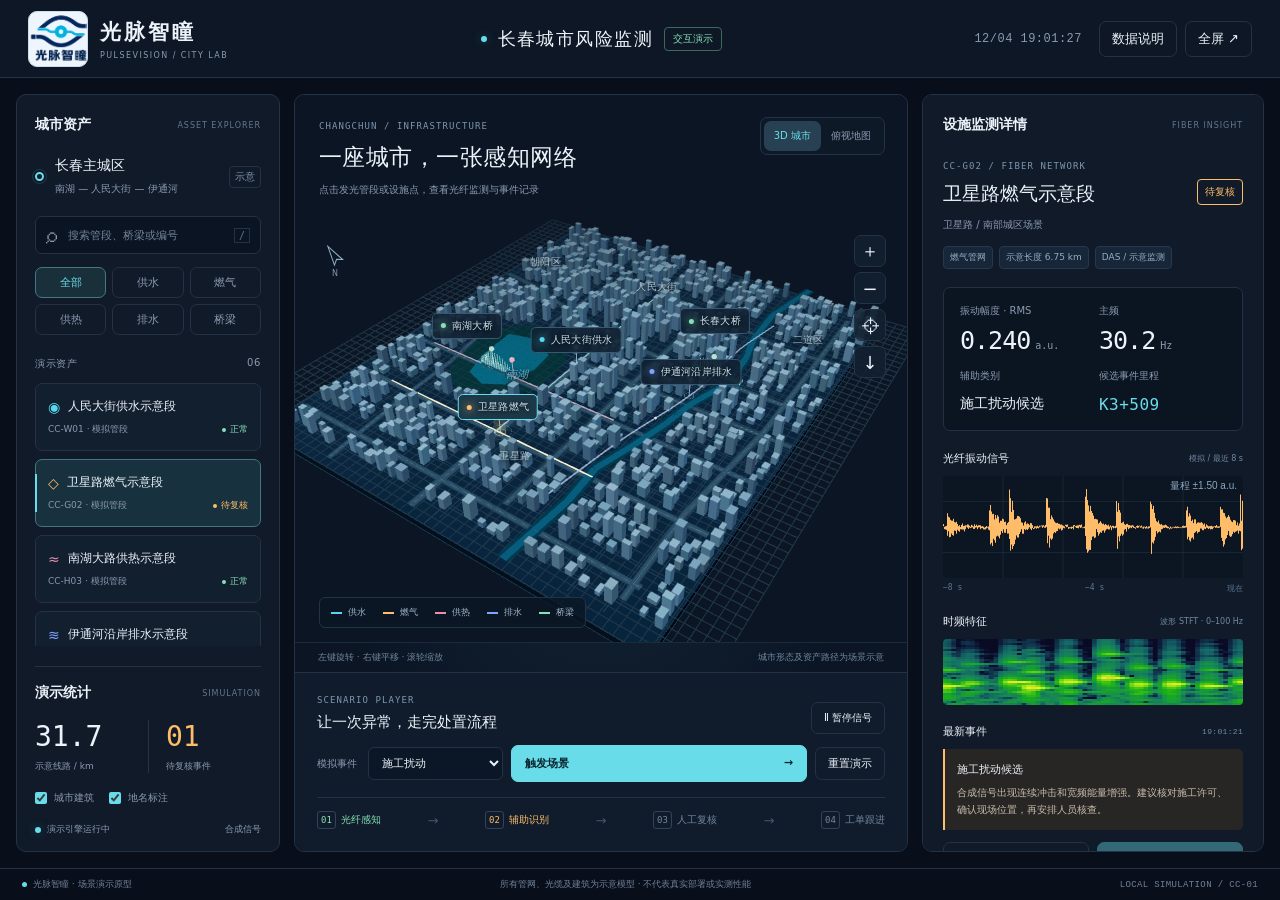
<file: city.html>
<!doctype html>
<html lang="zh-CN">
<head>
  <meta charset="utf-8">
  <meta name="viewport" content="width=device-width,initial-scale=1">
  <meta name="description" content="光脉智瞳长春场景交互演示：点击城市管网与桥梁，体验光纤感知、事件复核与工单处置。所有监测数据为模拟数据。">
  <title>长春城市监测演示 · 光脉智瞳</title>
  <link rel="stylesheet" href="assets/city/city.css">
  <script type="importmap">{"imports":{"three":"./assets/vendor/three.module.js"}}</script>
  <script type="module" src="assets/city/city.js?v=background-20261007"></script>
</head>
<body>
  <header class="topbar">
    <a class="brand" href="index.html" aria-label="返回光脉智瞳首页">
      <span class="brand-logo-frame"><img class="brand-logo" src="assets/city/pulsevision-logo.png" alt="光脉智瞳 Logo"></span>
      <span>光脉智瞳<small>PULSEVISION / CITY LAB</small></span>
    </a>
    <div class="page-title"><span class="live-dot"></span><h1>长春城市风险监测</h1><span class="pill">交互演示</span></div>
    <div class="header-right"><span id="clock" class="mono"></span><button id="sources-btn" class="quiet">数据说明</button><button id="fullscreen" class="quiet" aria-label="进入全屏">全屏 ↗</button></div>
  </header>

  <div class="workspace">
    <aside class="sidebar panel">
      <div class="section-title"><span>城市资产</span><span class="micro">ASSET EXPLORER</span></div>
      <div class="region"><span class="region-dot"></span><div><strong>长春主城区</strong><small>南湖 — 人民大街 — 伊通河</small></div><span class="region-tag">示意</span></div>
      <label class="search"><span aria-hidden="true">⌕</span><input id="search" placeholder="搜索管段、桥梁或编号" aria-label="搜索城市资产"><kbd>/</kbd></label>
      <div id="filters" class="filters" aria-label="资产类型筛选">
        <button data-filter="all" class="active" aria-pressed="true">全部</button><button data-filter="water" aria-pressed="false">供水</button><button data-filter="gas" aria-pressed="false">燃气</button><button data-filter="heat" aria-pressed="false">供热</button><button data-filter="drain" aria-pressed="false">排水</button><button data-filter="bridge" aria-pressed="false">桥梁</button>
      </div>
      <div class="list-caption"><span>演示资产</span><span id="asset-count">06</span></div>
      <div id="asset-list" class="asset-list"></div>
      <div class="no-assets" id="no-assets" hidden>没有匹配的资产。换一个名称试试。</div>
      <div class="sidebar-bottom">
        <div class="section-title"><span>演示统计</span><span class="micro">SIMULATION</span></div>
        <div class="stats"><div><strong id="total-length">—</strong><small>示意线路 / km</small></div><div><strong id="alert-count" class="amber">—</strong><small>待复核事件</small></div></div>
        <div class="layer-controls"><label><input id="buildings-layer" type="checkbox" checked> 城市建筑</label><label><input id="labels-layer" type="checkbox" checked> 地名标注</label></div>
        <div class="simulation-note"><span class="live-dot"></span> 演示引擎运行中<span>合成信号</span></div>
      </div>
    </aside>

    <main class="map-panel">
      <div class="map-header"><div><span class="eyebrow">CHANGCHUN / INFRASTRUCTURE</span><h2>一座城市，一张感知网络</h2><p>点击发光管段或设施点，查看光纤监测与事件记录</p></div><div class="mode-switch" aria-label="城市视角"><button id="mode-3d" class="active" aria-pressed="true">3D 城市</button><button id="mode-2d" aria-pressed="false">俯视地图</button></div></div>
      <div id="viewport" class="viewport" aria-label="可旋转缩放的长春城市示意模型">
        <div id="loading" class="loading"><span class="loader"></span><strong>正在构建城市场景</strong><small>加载本地三维资源…</small></div>
        <div id="map-labels" class="map-labels"></div>
        <div id="map-error" class="map-error" hidden><h3>三维场景暂时不可用</h3><p id="error-message"></p><p>仍可在左侧选择资产，演示监测、复核和工单流程。</p></div>
      </div>
      <div class="map-controls"><button id="zoom-in" aria-label="放大">＋</button><button id="zoom-out" aria-label="缩小">−</button><button id="reset-camera" aria-label="恢复全城视角">⌖</button><button id="capture" aria-label="导出城市画面">↓</button></div>
      <div class="compass" aria-hidden="true"><svg id="compass-needle" viewBox="0 0 48 48"><path d="M24 6 31 33 24 28 17 33Z"/></svg><span>N</span></div>
      <div class="legend"><span><i style="--c:#54d9ef"></i>供水</span><span><i style="--c:#ffbd69"></i>燃气</span><span><i style="--c:#ed8dab"></i>供热</span><span><i style="--c:#7fa3ff"></i>排水</span><span><i style="--c:#87e1b8"></i>桥梁</span></div>
      <div class="map-foot"><span>左键旋转 · 右键平移 · 滚轮缩放</span><span>城市形态及资产路径为场景示意</span></div>
      <section class="demo-console panel">
        <div class="console-heading"><div><span class="eyebrow">SCENARIO PLAYER</span><h3>让一次异常，走完处置流程</h3></div><button id="pause" class="quiet" aria-pressed="false">Ⅱ 暂停信号</button></div>
        <div class="scenario-controls"><label for="scenario">模拟事件</label><select id="scenario"><option value="construction">施工扰动</option><option value="traffic">车辆通行</option><option value="unknown">未知振动</option></select><button id="inject" class="primary">触发场景 <span>→</span></button><button id="reset-demo" class="quiet">重置演示</button></div>
        <div class="workflow" id="workflow"><span data-step="sense"><i>01</i>光纤感知</span><b>→</b><span data-step="identify"><i>02</i>辅助识别</span><b>→</b><span data-step="review"><i>03</i>人工复核</span><b>→</b><span data-step="workorder"><i>04</i>工单跟进</span></div>
      </section>
    </main>

    <aside class="inspector panel" aria-label="选中设施的监测详情">
      <div class="section-title"><span>设施监测详情</span><span class="micro">FIBER INSIGHT</span></div>
      <div class="detail-head"><div><span id="detail-id" class="eyebrow"></span><h2 id="detail-name"></h2><p id="detail-location"></p></div><span id="detail-status" class="status"></span></div>
      <div class="detail-meta"><span id="detail-type"></span><span id="detail-length"></span><span>DAS / 示意监测</span></div>
      <div class="reading-grid"><div title="最近 1 秒合成信号的均方根幅度，使用归一化单位，未作物理标定"><span>振动幅度 · RMS</span><strong><b id="amplitude">—</b><small>a.u.</small></strong></div><div title="最近 2 秒合成波形功率谱的主峰；弱背景信号不报告稳定主频"><span>主频</span><strong><b id="frequency">—</b><small>Hz</small></strong></div><div><span>辅助类别</span><strong class="event-type" id="event-type">—</strong></div><div><span>候选事件里程</span><strong class="chainage" id="chainage">—</strong></div></div>
      <section class="chart-section"><div class="chart-title"><h3>光纤振动信号</h3><span class="live-chart-tag">模拟 / 最近 8 s</span></div><canvas id="waveform" height="102" aria-label="合成振动波形"></canvas><div class="chart-axis"><span>−8 s</span><span>−4 s</span><span>现在</span></div></section>
      <section class="chart-section"><div class="chart-title"><h3>时频特征</h3><span>波形 STFT · 0–100 Hz</span></div><canvas id="spectrogram" height="66" aria-label="合成波形的短时傅里叶频谱"></canvas></section>
      <section class="event-section"><div class="chart-title"><h3>最新事件</h3><span id="event-time" class="mono">—</span></div><div id="event-card" class="event-card"></div></section>
      <div class="review-actions"><button id="review" class="quiet">标记已复核</button><button id="create-order" class="primary" disabled>生成模拟工单</button></div>
      <section class="event-section order-section"><div class="chart-title"><h3>处置记录</h3><button id="export" class="text-button">导出记录 ↗</button></div><div id="orders" class="orders"></div></section>
      <div class="inspector-note">合成波形 · 幅度未作物理标定 · 主频由波形计算。事件与工单为演示数据。</div>
    </aside>
  </div>
  <footer class="bottom-bar"><span><i></i>光脉智瞳 · 场景演示原型</span><span>所有管网、光缆及建筑为示意模型 · 不代表真实部署或实测性能</span><span class="mono">LOCAL SIMULATION / CC-01</span></footer>
  <div id="toast" class="toast" role="status" aria-live="polite"></div>
  <dialog id="sources-dialog"><div class="dialog-head"><h2>演示数据说明</h2><button id="close-sources" aria-label="关闭数据说明">×</button></div><p>本演示以长春主城区为叙事背景，采用南湖、人民大街、伊通河及两处桥梁等地名帮助理解场景。城市街区和建筑为程序生成的示意模型，资产中心点、管线路径和光纤长度均用于演示，不是测绘、竣工或真实运营数据。</p><p>波形与时频图由本地演示引擎合成；风险类别、里程、时间和工单由演示操作生成。车辆通行展示正常背景，施工扰动和未知振动展示人工复核流程。桥梁监测为扩展场景，不能据此推导已具备结构病害诊断能力。</p><p>地名关系参考：<a href="https://chc.wenming.cn/gbkjwm/wmcs1/wmcj_wmcs1/201703/t20170302_3130413.html" target="_blank" rel="noopener noreferrer">长春文明网 · 南湖大桥</a>、<a href="https://dfz.jl.gov.cn/jgdg/201910/t20191031_6126512.html" target="_blank" rel="noopener noreferrer">吉林省地方志 · 城南街巷与南关大桥</a>。三维渲染采用本地打包的 <a href="https://threejs.org/" target="_blank" rel="noopener noreferrer">Three.js</a>，不需要地图 API 密钥。</p><p>后续接入真实设备时，可替换资产坐标、光纤标定、事件接口及工单服务；实际性能需以对应设备和现场测试结果为准。</p></dialog>
</body>
</html>
</file>
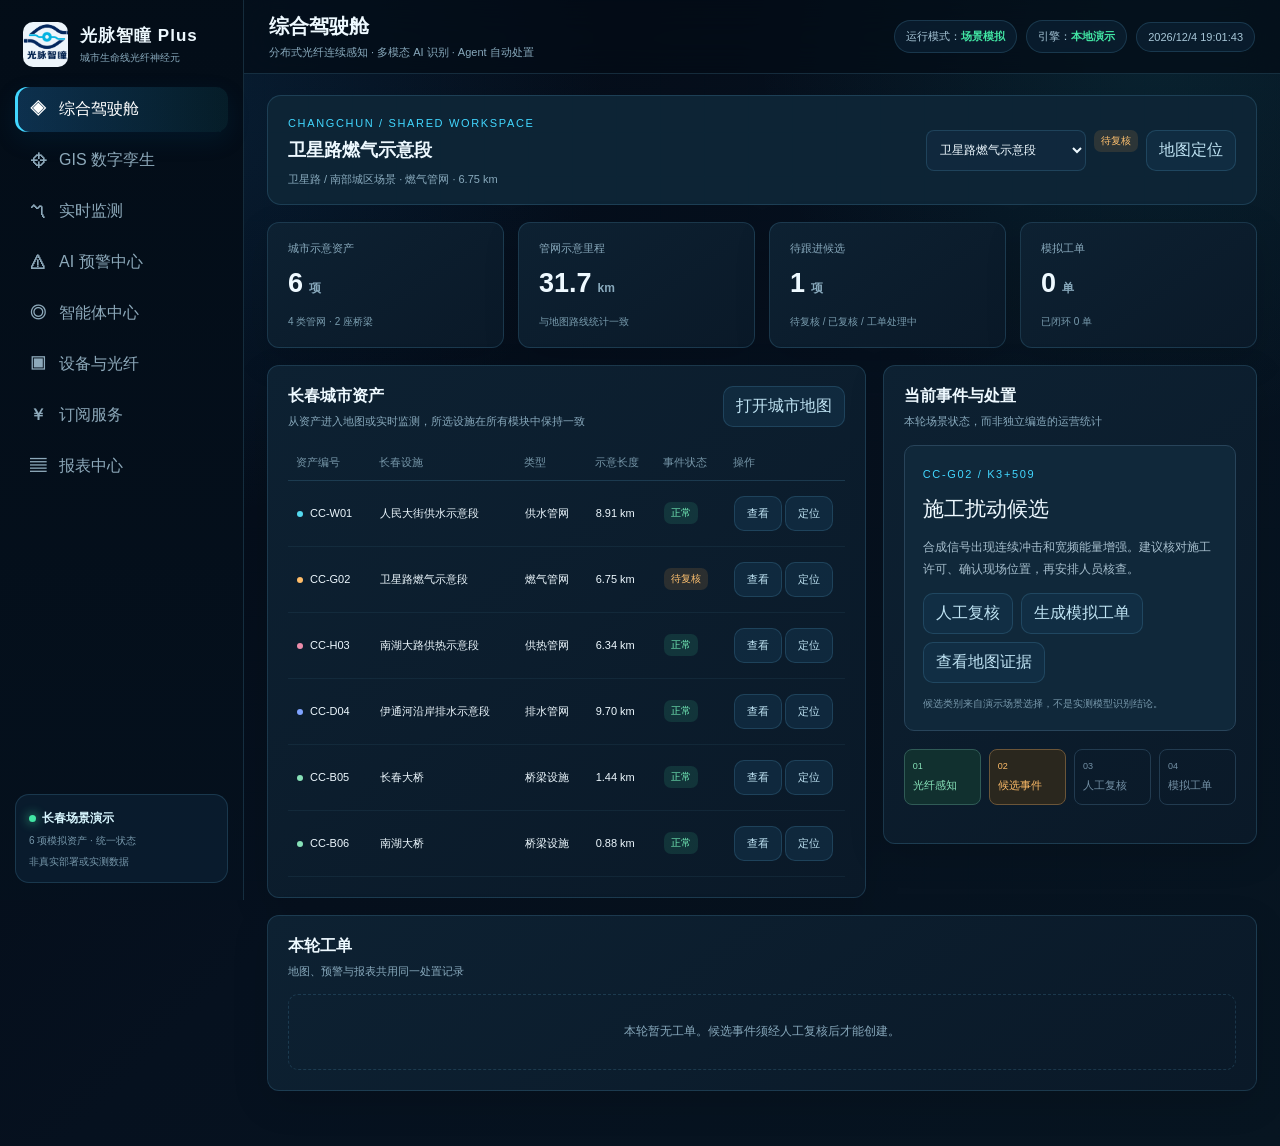
<file: saas-subscription.html>
<!DOCTYPE html>
<html lang="zh-CN">
<head>
<meta charset="UTF-8">
<meta name="viewport" content="width=device-width,initial-scale=1">
<meta name="theme-color" content="#06111f">
<title>光脉智瞳 Plus｜城市生命线智能监测平台</title>
<style>
:root{
  --bg:#050b14;--bg2:#071321;--panel:rgba(10,27,45,.88);--panel2:rgba(7,19,32,.94);
  --line:rgba(111,203,244,.16);--cyan:#42d7ff;--blue:#4c8dff;--green:#42e6a4;
  --yellow:#ffd166;--orange:#ffad45;--red:#ff6075;--text:#eef9ff;--muted:#88a9bc;
  --shadow:0 18px 58px rgba(0,0,0,.34)
}
*{box-sizing:border-box}
html,body{margin:0;min-height:100%;font-family:"Microsoft YaHei","PingFang SC",Arial,sans-serif;color:var(--text);
 background:
 radial-gradient(circle at 14% 8%,rgba(28,126,195,.16),transparent 28%),
 radial-gradient(circle at 90% 4%,rgba(35,204,210,.09),transparent 25%),
 linear-gradient(135deg,#030914,#06111f 50%,#071521)}
body{overflow-x:hidden}
body:before{content:"";position:fixed;inset:0;pointer-events:none;opacity:.28;
 background-image:linear-gradient(rgba(70,184,235,.025) 1px,transparent 1px),linear-gradient(90deg,rgba(70,184,235,.025) 1px,transparent 1px);
 background-size:44px 44px}
button,input,select,textarea{font:inherit}
button{cursor:pointer}
.app{display:grid;grid-template-columns:244px minmax(0,1fr);min-height:100vh}
.sidebar{height:100vh;position:sticky;top:0;padding:21px 15px 18px;background:linear-gradient(180deg,rgba(3,13,24,.99),rgba(5,17,30,.97));
 border-right:1px solid var(--line);z-index:30}
.brand{display:flex;align-items:center;gap:12px;padding:1px 8px 20px}
.brand-mark{width:45px;height:45px;border-radius:14px;display:grid;place-items:center;background:linear-gradient(145deg,#2ac2ec,#1b63c8);
 box-shadow:0 0 29px rgba(47,204,255,.32),inset 0 0 17px rgba(255,255,255,.12)}
.brand-mark svg{width:25px;height:25px;fill:#fff;filter:drop-shadow(0 4px 8px rgba(0,0,0,.26))}
.brand h1{font-size:17px;margin:0;letter-spacing:.06em}.brand p{font-size:10px;color:var(--muted);margin:4px 0 0}
.nav{display:flex;flex-direction:column;gap:6px}
.nav button{border:0;background:transparent;color:#8da9ba;border-radius:12px;padding:12px 13px;display:flex;align-items:center;gap:11px;text-align:left;transition:.22s}
.nav button:hover{background:rgba(55,190,238,.08);color:#e8f9ff}
.nav button.active{color:#fff;background:linear-gradient(90deg,rgba(39,143,223,.27),rgba(32,211,225,.08));
 box-shadow:inset 3px 0 0 var(--cyan),0 8px 23px rgba(0,90,145,.13)}
.nav .ico{width:20px;text-align:center;font-weight:700}
.sidebar-card{position:absolute;left:15px;right:15px;bottom:17px;border:1px solid var(--line);border-radius:14px;padding:13px;background:rgba(15,41,63,.48)}
.sidebar-card div{font-size:10px;color:#7697aa;margin-top:7px}.sidebar-card strong{font-size:12px;color:#d8f7ff}
.dot{display:inline-block;width:7px;height:7px;border-radius:50%;background:var(--green);box-shadow:0 0 11px var(--green);margin-right:6px;animation:pulse 2.5s infinite}
@keyframes pulse{50%{opacity:.35;transform:scale(.78)}}
.main{min-width:0}
.topbar{height:74px;padding:0 25px;display:flex;align-items:center;justify-content:space-between;position:sticky;top:0;z-index:20;
 border-bottom:1px solid var(--line);background:rgba(3,12,22,.7);backdrop-filter:blur(17px)}
.top-title h2{font-size:20px;margin:0}.top-title p{font-size:11px;color:var(--muted);margin:5px 0 0}
.top-actions{display:flex;align-items:center;gap:9px}
.chip{font-size:11px;color:#a8c7d8;padding:8px 11px;border:1px solid var(--line);border-radius:999px;background:rgba(15,39,60,.56)}
.chip strong{color:var(--green)}.clock{font-variant-numeric:tabular-nums}
.content{padding:21px 23px 38px;max-width:1770px;margin:auto}
.view{display:none;animation:fade .26s ease}.view.active{display:block}
@keyframes fade{from{opacity:.25;transform:translateY(4px)}to{opacity:1;transform:none}}
.panel{position:relative;overflow:hidden;border:1px solid var(--line);border-radius:18px;
 background:linear-gradient(155deg,rgba(9,27,45,.9),rgba(7,19,33,.82));box-shadow:var(--shadow)}
.panel:after{content:"";position:absolute;right:-90px;top:-100px;width:180px;height:180px;border-radius:50%;background:rgba(58,184,255,.07);pointer-events:none}
.panel-title{display:flex;align-items:flex-start;justify-content:space-between;gap:13px;margin-bottom:14px}
.panel-title h3{font-size:16px;margin:0}.panel-title p{font-size:11px;color:var(--muted);margin:5px 0 0;line-height:1.5}
.grid{display:grid;gap:17px}.cols-2{grid-template-columns:repeat(2,minmax(0,1fr))}.cols-3{grid-template-columns:repeat(3,minmax(0,1fr))}.cols-4{grid-template-columns:repeat(4,minmax(0,1fr))}
.kpis{display:grid;grid-template-columns:repeat(6,minmax(145px,1fr));gap:13px;margin-bottom:17px}
.kpi{padding:16px;min-height:113px}.kpi-name{font-size:11px;color:#89a7b8;display:flex;justify-content:space-between}
.kpi-value{font-size:26px;font-weight:850;margin:13px 0 7px;font-variant-numeric:tabular-nums}.kpi-value small{font-size:12px;color:#8fb1c2;font-weight:500;margin-left:4px}
.kpi-foot{font-size:10px;color:#68899c}.up{color:var(--green)}
.hero{display:grid;grid-template-columns:minmax(0,1.5fr) minmax(310px,.7fr);gap:17px;margin-bottom:17px}
.hero-left{padding:23px;min-height:235px}.eyebrow{font-size:11px;color:var(--cyan);letter-spacing:.15em}
.hero-left h3{font-size:30px;line-height:1.3;margin:10px 0 12px}.hero-left p{max-width:760px;line-height:1.75;color:#9ab6c6;font-size:13px}
.hero-tags{display:flex;gap:8px;flex-wrap:wrap;margin-top:18px}.hero-tags span{font-size:11px;padding:7px 9px;border-radius:8px;border:1px solid rgba(67,205,255,.15);background:rgba(50,185,242,.07);color:#bdeeff}
.agent-card{padding:19px;display:flex;flex-direction:column;justify-content:space-between}
.agent-head{display:flex;justify-content:space-between;align-items:flex-start}.agent-head h4{margin:0 0 6px}.agent-head p{font-size:11px;color:var(--muted);margin:0}
.agent-orb{width:70px;height:70px;border-radius:50%;display:grid;place-items:center;background:radial-gradient(circle,#d9fdff 0 7%,#42dcf5 8% 21%,#156fa5 22% 45%,rgba(22,115,170,.18) 46% 69%,transparent 70%);
 box-shadow:0 0 36px rgba(48,215,255,.34);position:relative;animation:float 3.5s ease-in-out infinite}
.agent-orb:before,.agent-orb:after{content:"";position:absolute;border:1px solid rgba(93,221,255,.37);border-radius:50%;inset:-8px;animation:spin 8s linear infinite}.agent-orb:after{inset:-15px;border-style:dashed;animation-duration:12s;animation-direction:reverse}
@keyframes spin{to{transform:rotate(360deg)}}@keyframes float{50%{transform:translateY(-5px)}}
.agent-progress{padding:13px;border-radius:12px;background:rgba(20,54,81,.52);border:1px solid var(--line)}
.progress{height:6px;border-radius:8px;background:rgba(255,255,255,.06);overflow:hidden}.progress i,.progress span{display:block;height:100%;border-radius:8px;background:linear-gradient(90deg,var(--blue),var(--cyan))}
.main-grid{display:grid;grid-template-columns:minmax(0,1.4fr) minmax(330px,.7fr);gap:17px}
.map-panel{padding:19px;height:421px}.map{height:334px;position:relative;border-radius:14px;overflow:hidden;background:radial-gradient(circle at 60% 48%,rgba(42,178,214,.12),transparent 30%),linear-gradient(145deg,rgba(11,44,66,.8),rgba(5,21,38,.97));border:1px solid rgba(83,191,232,.12)}
.map svg{position:absolute;inset:0;width:100%;height:100%}.scan{position:absolute;left:0;right:0;height:1px;background:linear-gradient(90deg,transparent,var(--cyan),transparent);box-shadow:0 0 12px var(--cyan);animation:scan 7.7s linear infinite}
.map-legend{position:absolute;left:12px;top:12px;z-index:3;display:flex;gap:13px;align-items:center;padding:7px 10px;border:1px solid rgba(92,184,219,.18);border-radius:8px;background:rgba(3,18,30,.88);font-size:10px;color:#bcd7e5}.map-legend span{display:flex;align-items:center;gap:5px;white-space:nowrap}.map-legend i{display:block;width:15px;height:2px}.map-legend .gas{background:#42d7ff}.map-legend .water{background:#4c8dff}.map-legend .bridge{background:#42e6a4}.map-legend .tunnel{height:0;border-top:2px dashed #ffad45}
@keyframes scan{from{top:3%}to{top:97%}}
.node{position:absolute;width:12px;height:12px;border-radius:50%;background:var(--green);box-shadow:0 0 0 5px rgba(66,230,164,.1),0 0 18px currentColor}
.node.warn{background:var(--orange)}.node.danger{background:var(--red)}
.node:after{content:attr(data-label);position:absolute;white-space:nowrap;left:17px;top:-5px;padding:4px 6px;border-radius:6px;font-size:10px;color:#bed8e7;background:rgba(3,17,29,.76)}
@keyframes nodePulse{50%{transform:scale(.72);opacity:.66}}
.side-stack{display:grid;grid-template-rows:1fr 1fr;gap:17px}.wave-panel,.alerts-panel{padding:17px;min-height:202px}canvas{width:100%;display:block}
.badge{display:inline-flex;align-items:center;padding:4px 7px;border-radius:7px;font-size:10px}.badge.green{background:rgba(66,230,164,.12);color:#75efba}.badge.red{background:rgba(255,96,117,.13);color:#ff8f9e}.badge.orange{background:rgba(255,173,69,.13);color:#ffc16f}.badge.blue{background:rgba(76,141,255,.13);color:#88b5ff}
.alert-list{display:flex;flex-direction:column;gap:9px}.alert{display:grid;grid-template-columns:8px 1fr auto;gap:9px;align-items:center;padding:10px;border-radius:10px;border:1px solid rgba(96,195,233,.09);background:rgba(13,37,57,.58)}
.alert-dot{width:7px;height:7px;border-radius:50%;background:var(--orange);box-shadow:0 0 9px currentColor}.alert.red .alert-dot{background:var(--red)}.alert.blue .alert-dot{background:var(--blue)}
.alert strong{font-size:11px}.alert p{font-size:9px;color:#7898aa;margin:3px 0 0}.score{font-size:11px;font-variant-numeric:tabular-nums}
.table-panel{padding:18px}.data-table{width:100%;border-collapse:collapse;font-size:11px}.data-table th{text-align:left;color:#7696a8;font-weight:500;padding:10px 8px;border-bottom:1px solid var(--line)}
.data-table td{padding:11px 8px;border-bottom:1px solid rgba(111,195,227,.07)}.data-table tr:hover td{background:rgba(50,176,224,.035)}
.mini-metrics{display:grid;grid-template-columns:repeat(4,1fr);gap:13px;margin-bottom:17px}.mini{padding:16px}.mini span{font-size:11px;color:var(--muted)}.mini strong{display:block;font-size:22px;margin:10px 0 5px;font-variant-numeric:tabular-nums}.mini p{font-size:10px;color:#6d8da0;margin:0}
.monitor-grid{display:grid;grid-template-columns:minmax(0,1.4fr) minmax(340px,.65fr);gap:17px}.chart-big{padding:18px;min-height:400px}.chart-big canvas{height:310px}.signal-controls{display:flex;gap:8px;flex-wrap:wrap}.small-btn,.primary-btn,.ghost-btn{border-radius:10px;padding:9px 12px;border:1px solid var(--line);color:#bfe3f3;background:rgba(20,52,77,.57);cursor:pointer;text-decoration:none}
.primary-btn{border:0;color:#04131e;font-weight:800;background:linear-gradient(135deg,var(--cyan),#4f9dff);box-shadow:0 10px 24px rgba(45,181,236,.19)}
.small-btn:hover,.ghost-btn:hover{border-color:rgba(70,210,255,.42);color:#fff}
.feature-grid{display:grid;grid-template-columns:repeat(3,1fr);gap:14px}.feature-card{padding:16px}.feature-card h4{margin:0 0 8px;font-size:14px}.feature-card p{margin:0;color:#83a4b6;font-size:11px;line-height:1.65}
.agent-layout{display:grid;grid-template-columns:minmax(0,1.2fr) minmax(350px,.8fr);gap:17px}.agent-workbench{padding:19px}.sample-row{display:grid;grid-template-columns:repeat(5,1fr);gap:8px;margin:14px 0}
.sample-btn{padding:11px 7px;border-radius:10px;border:1px solid var(--line);background:rgba(16,43,65,.55);color:#87a8ba;font-size:11px}.sample-btn.active{color:#fff;border-color:rgba(66,215,255,.47);background:rgba(41,144,205,.2)}
.flow{display:grid;grid-template-columns:repeat(5,1fr);gap:8px;margin:12px 0}.flow-step{padding:11px 7px;text-align:center;border:1px solid var(--line);border-radius:10px;background:rgba(17,47,71,.52);font-size:10px;color:#84a6b8}
.flow-step.active{color:#fff;border-color:rgba(66,215,255,.53);box-shadow:0 0 20px rgba(52,199,249,.1)}
.agent-bottom{display:grid;grid-template-columns:1fr .9fr;gap:14px;margin-top:14px}.probs{display:flex;flex-direction:column;gap:9px}.prob-row{display:grid;grid-template-columns:73px 1fr 42px;gap:7px;align-items:center;font-size:10px}.bar{height:7px;border-radius:8px;background:rgba(255,255,255,.06);overflow:hidden}.bar i{display:block;height:100%;width:0;background:linear-gradient(90deg,var(--blue),var(--cyan));border-radius:8px;transition:width 1s}
.result-card{padding:14px;border-radius:12px;border:1px solid rgba(255,112,105,.18);background:linear-gradient(145deg,rgba(78,35,33,.38),rgba(28,39,55,.58))}.result-card h4{font-size:19px;margin:7px 0 5px}.result-card p{font-size:10px;color:#8cabbc;line-height:1.65;margin:0}
.log-list{padding:18px}.log-item{display:grid;grid-template-columns:65px 12px 1fr;gap:8px;font-size:10px;padding:9px 0;border-bottom:1px solid rgba(107,193,225,.07)}.log-item .time{color:#7899aa}.log-item .circle{width:7px;height:7px;border-radius:50%;background:var(--green);box-shadow:0 0 8px var(--green);margin-top:3px}
.device-grid{display:grid;grid-template-columns:repeat(3,1fr);gap:15px}.device-card{padding:17px}.device-head{display:flex;justify-content:space-between}.device-head h4{font-size:14px;margin:0}.device-head p{font-size:10px;color:var(--muted);margin:5px 0 0}.device-values{display:grid;grid-template-columns:repeat(3,1fr);gap:8px;margin-top:15px}.device-values div{padding:9px;border-radius:9px;background:rgba(255,255,255,.035)}.device-values span{display:block;font-size:9px;color:#7898aa}.device-values strong{font-size:13px;margin-top:5px;display:block}
.report-grid{display:grid;grid-template-columns:repeat(3,1fr);gap:15px}.report-card{padding:18px;min-height:183px}.report-card h4{font-size:14px;margin:0 0 9px}.report-card p{font-size:11px;color:#84a4b5;line-height:1.65}.report-card .num{font-size:26px;font-weight:850;color:#eafaff;margin:16px 0 5px;font-variant-numeric:tabular-nums}

/* 订阅服务：按此前 PulseVision 同款内容接入 */
.pricing-shell{padding:22px}
.pricing-title{text-align:center;margin:4px 0 35px}.pricing-title h3{margin:0;font-size:clamp(30px,3vw,46px);font-weight:900;letter-spacing:-.05em}.pricing-title p{max-width:770px;margin:12px auto 0;color:var(--muted);font-size:14px}
.pricing-grid{display:grid;grid-template-columns:repeat(3,minmax(0,1fr));gap:27px;align-items:stretch}
.pulse-pricing-card{position:relative;min-height:342px;padding:36px 30px;border-radius:18px;display:flex;flex-direction:column;text-align:center;transition:.22s;cursor:pointer}
.pulse-pricing-card:not(.featured){background:linear-gradient(155deg,#0d2437,#081a2b);color:var(--text);border:1px solid var(--line);box-shadow:var(--shadow)}
.pulse-pricing-card:not(.featured):hover{transform:translateY(-4px);border-color:rgba(66,215,255,.44);box-shadow:0 18px 40px rgba(0,0,0,.35)}
.pulse-pricing-card.featured{background:radial-gradient(circle at 50% 0,rgba(66,215,255,.11),transparent 65%),linear-gradient(155deg,#10354c,#0a2135);color:var(--text);border:1px solid rgba(66,215,255,.56);box-shadow:0 18px 46px rgba(0,0,0,.32),inset 0 1px 0 rgba(113,225,255,.12);transform:none}
.pulse-pricing-card.featured:hover{transform:translateY(-4px);border-color:var(--cyan);box-shadow:0 18px 46px rgba(0,0,0,.35),0 0 24px rgba(66,215,255,.09)}
.pulse-pricing-badge{position:absolute;top:-15px;right:24px;padding:8px 14px;border-radius:8px;background:#103346;border:1px solid rgba(66,215,255,.48);color:#86e7ff;font-weight:700;font-size:12px;box-shadow:0 5px 16px rgba(0,0,0,.2)}
.pulse-pricing-card h3{margin:0 0 12px;font-size:clamp(23px,2vw,30px);font-weight:900;letter-spacing:-.04em}.pulse-pricing-card p{margin:0 0 31px;font-size:16px;font-weight:650}
.pulse-pricing-card:not(.featured) p{color:var(--muted)}.pulse-pricing-card.featured p{color:#9acbdc}
.pulse-pricing-list{list-style:none;padding:0;margin:auto 0 0;display:grid;gap:19px;width:100%}.pulse-pricing-list li{display:flex;align-items:center;justify-content:space-between;gap:13px;padding-bottom:14px;font-size:16px;font-weight:650}
.pulse-pricing-card:not(.featured) li{color:#a7c2d2;border-bottom:1px solid var(--line)}.pulse-pricing-card:not(.featured) strong{color:#def4ff;font-size:19px}.pulse-pricing-card.featured li{color:#bce0ee;border-bottom:1px solid rgba(66,215,255,.2)}.pulse-pricing-card.featured strong{color:#73e1ff;font-size:19px}
.pulse-lead-panel{margin-top:24px;padding:23px;border-radius:16px;background:linear-gradient(135deg,rgba(16,47,68,.82),rgba(8,29,45,.92));border:1px solid var(--line);display:flex;align-items:center;justify-content:space-between;gap:17px}
.pulse-lead-panel h4{font-size:19px;margin:0 0 6px}.pulse-lead-panel p{font-size:12px;color:var(--muted);line-height:1.65;margin:0}
.modal-mask{display:none;position:fixed;inset:0;z-index:100;background:rgba(2,8,15,.78);backdrop-filter:blur(10px);place-items:center;padding:20px}.modal-mask.show{display:grid}
.modal{width:min(790px,96vw);max-height:90vh;overflow:auto;padding:22px;border-radius:23px;background:linear-gradient(180deg,#10243b,#091a2d);border:1px solid rgba(67,211,255,.26);box-shadow:0 30px 90px rgba(0,0,0,.5)}
.modal-head{display:flex;align-items:flex-start;justify-content:space-between;gap:12px;margin-bottom:16px}.modal-head h3{margin:0;font-size:21px}.modal-head p{font-size:11px;color:var(--muted);margin:6px 0 0}
.form-grid{display:grid;grid-template-columns:repeat(2,1fr);gap:12px}.form-item{padding:12px;border:1px solid var(--line);border-radius:13px;background:rgba(255,255,255,.035)}.form-item label{display:block;font-size:10px;color:var(--muted);margin-bottom:7px}.form-item input,.form-item select,.form-item textarea{width:100%;border:1px solid var(--line);background:rgba(0,0,0,.17);color:var(--text);border-radius:9px;padding:9px}.form-item option{color:#111}
.quote-box{padding:14px;border-radius:13px;border:1px solid rgba(124,245,184,.25);background:rgba(124,245,184,.08);color:#d8ffe9;font-size:12px;line-height:1.65;margin-top:13px}
.modal-actions{display:flex;gap:9px;flex-wrap:wrap;margin-top:13px}
.toast{position:fixed;right:23px;bottom:23px;z-index:150;padding:12px 15px;border-radius:11px;border:1px solid rgba(73,211,255,.25);background:#0e263b;color:#dff8ff;box-shadow:var(--shadow);opacity:0;transform:translateY(8px);transition:.25s;font-size:11px}.toast.show{opacity:1;transform:none}
.empty-space{height:8px}
/* 长春场景只嵌入本页 GIS，保留原有平台导航与其他业务模块。 */
.brand-mark{position:relative;overflow:hidden;background:#edf5fb;box-shadow:none;border-radius:10px}
.brand-mark img{position:absolute;width:54px;height:54px;max-width:none;left:-3px;top:-8px}
.city-launch{padding:20px;min-height:421px}.city-launch .panel-title{margin-bottom:19px}
.city-asset-grid{display:grid;grid-template-columns:repeat(2,minmax(0,1fr));gap:10px}
.city-asset-button{border:1px solid var(--line);border-radius:12px;padding:15px;text-align:left;color:var(--text);background:rgba(19,48,69,.52);transition:background .2s,border-color .2s}
.city-asset-button:hover{background:rgba(33,85,115,.65);border-color:var(--cyan)}
.city-asset-button strong{display:block;font-size:13px;margin-bottom:6px}.city-asset-button span{font-size:10px;color:var(--muted)}
.city-launch-note{font-size:11px;line-height:1.7;color:var(--muted);margin:17px 0 0}
.city-guide{padding:18px}.city-guide ol{margin:0;padding-left:21px;color:#a8c8d9;font-size:12px;line-height:2}.city-guide small{display:block;color:var(--muted);font-size:10px;line-height:1.6;margin-top:12px}
.city-integration{padding:16px}.city-integration .panel-title{align-items:center;flex-wrap:wrap}
.city-integration select{max-width:220px;background:#10283d;color:var(--text);border:1px solid var(--line);border-radius:10px;padding:9px 12px;font-size:12px}
.city-integration .panel-title p{max-width:550px}.city-integration:after{display:none}
.city-frame{display:block;width:100%;height:850px;border:1px solid var(--line);border-radius:12px;background:#0b1522}
.city-gis-note{display:flex;justify-content:space-between;gap:12px;flex-wrap:wrap;margin-top:11px;color:var(--muted);font-size:10px;line-height:1.6}
@media(max-width:1150px){.city-frame{height:1460px}}
@media(max-width:620px){.city-asset-grid{grid-template-columns:1fr}.city-launch{min-height:0}.city-integration{padding:10px}.city-integration .signal-controls{width:100%}.city-integration select{max-width:100%;flex:1}.city-frame{height:1490px}}
@media(max-width:1280px){.kpis{grid-template-columns:repeat(3,1fr)}.hero,.main-grid,.monitor-grid,.agent-layout{grid-template-columns:1fr}.device-grid,.report-grid{grid-template-columns:repeat(2,1fr)}}
@media(max-width:1050px){.pricing-grid{grid-template-columns:1fr}.pulse-pricing-card.featured{transform:none}.pulse-pricing-card.featured:hover{transform:translateY(-8px)}.pulse-lead-panel{align-items:flex-start;flex-direction:column}}
@media(max-width:900px){.app{grid-template-columns:82px 1fr}.sidebar{padding:17px 9px}.brand h1,.brand p,.nav .txt,.sidebar-card{display:none}.brand{justify-content:center;padding-left:0;padding-right:0}.nav button{justify-content:center}.content{padding:15px}.cols-2,.cols-3,.cols-4{grid-template-columns:1fr}.mini-metrics{grid-template-columns:repeat(2,1fr)}}
@media(max-width:620px){.app{display:block}.sidebar{display:none}.topbar{padding:0 13px}.top-actions .chip:first-child{display:none}.content{padding:11px}.kpis{grid-template-columns:repeat(2,1fr)}.device-grid,.report-grid,.feature-grid{grid-template-columns:1fr}.sample-row,.flow{grid-template-columns:repeat(2,1fr)}.agent-bottom,.form-grid{grid-template-columns:1fr}.hero-left h3{font-size:24px}}
.pv-context{display:flex;align-items:center;justify-content:space-between;gap:20px;padding:17px 20px;margin-bottom:17px;background:#0d2435;border:1px solid var(--line);border-radius:14px}
.pv-context strong{display:block;font-size:18px;margin:7px 0}.pv-context small{font-size:11px;color:var(--muted)}
.pv-context select,.pv-mobile-nav{max-width:250px;border:1px solid var(--line);border-radius:8px;padding:9px;background:#10283d;color:var(--text);font-size:12px}
.pv-context[hidden]{display:none}.pv-mobile-nav{display:none}
.unified-view .panel{background:linear-gradient(145deg,#0d2132,#0a1928);border-radius:12px;box-shadow:0 12px 36px #0002}.unified-view .panel:after{display:none}
.pv-stats{display:grid;grid-template-columns:repeat(4,minmax(0,1fr));gap:14px;margin-bottom:17px}
.pv-stat{padding:18px 20px}.pv-stat>span{display:block;font-size:11px;color:var(--muted)}.pv-stat>strong{display:block;font-size:27px;font-weight:600;margin:12px 0;color:var(--text);font-variant-numeric:tabular-nums}.pv-stat b{font-weight:600}.pv-stat em{font-size:12px;color:#88a9bc;font-style:normal;margin-left:6px}.pv-stat small{font-size:10px;color:#799cae}
.pv-panel{padding:20px;margin-bottom:17px;min-width:0}.pv-panel .panel-title h3{font-weight:600}.pv-panel .panel-title p{line-height:1.7}
.pv-layout{display:grid;grid-template-columns:minmax(0,1.6fr) minmax(310px,1fr);gap:17px;align-items:start}
.pv-table-scroll{overflow:auto}.pv-table-scroll .data-table{min-width:570px}.pv-table-scroll .data-table td{padding:15px 9px;vertical-align:middle}.pv-cell-note{display:block;color:var(--muted);font-size:10px;margin-top:6px}
.pv-color{display:inline-block;width:6px;height:6px;border-radius:50%;margin-right:7px}.pv-empty{font-size:12px;color:var(--muted);line-height:1.8;padding:26px 12px;text-align:center;border:1px dashed var(--line);border-radius:10px}
.pv-evidence{padding:18px;border-radius:10px;background:#10283a;border:1px solid #28445a;margin-bottom:15px}.pv-evidence h4{font-size:21px;font-weight:500;margin:13px 0}.pv-evidence p{font-size:12px;color:#a7bfce;line-height:1.9}.pv-evidence small{display:block;color:#7899ac;font-size:10px;line-height:1.7;margin-top:12px}
.pv-flow{display:grid;grid-template-columns:repeat(4,minmax(0,1fr));gap:8px;margin:18px 0}.pv-flow>div{font-size:11px;color:#7390a5;padding:11px 8px;border:1px solid #223b50;border-radius:8px;white-space:nowrap}.pv-flow i{display:block;font-style:normal;font-size:9px;margin-bottom:7px}.pv-flow .done{color:#87e1b8;border-color:#305b56;background:#11302f}.pv-flow .active{color:#ffbd69;border-color:#6b5538;background:#2a271e}
.pv-wave{height:220px;width:100%;background:#0b1522;border-radius:7px}.pv-spectrum{height:120px;width:100%;border-radius:7px}.pv-axis{display:flex;justify-content:space-between;font-size:10px;color:#6e8ca3;margin-top:7px}.pv-chart-caption{font-size:10px;color:#90acbd;margin:22px 0 10px}.pv-note{font-size:11px;color:#819fb2;line-height:1.9;margin:14px 0}
.pv-facility{padding:10px 0 22px}.pv-facility>i{display:block;width:32px;height:3px;margin-bottom:17px}.pv-facility h4{font-size:20px;font-weight:500;margin:0 0 12px}.pv-facility p{font-size:12px;color:var(--muted)}.pv-facility>div{font-size:11px;color:#a5c3d3}
.pv-scenes{display:flex;flex-wrap:wrap;gap:8px;margin-bottom:20px}.pv-agent-actions{display:flex;gap:10px;justify-content:flex-end;margin-top:20px}
.pv-logs>div{display:grid;grid-template-columns:62px 8px 1fr;gap:12px;padding:16px 0;border-bottom:1px solid var(--line);font-size:11px;line-height:1.8;color:#aac6d5}.pv-logs time{color:#7899ab;font-variant-numeric:tabular-nums}.pv-logs i{width:5px;height:5px;border-radius:50%;background:var(--cyan);margin-top:7px}
.pv-device-grid,.pv-report-grid{display:grid;grid-template-columns:repeat(3,minmax(0,1fr));gap:17px;align-items:start}
.pv-node-summary{padding:18px 0 23px;border-bottom:1px solid var(--line)}.pv-node-summary strong{display:block;font-size:25px;margin:17px 0 6px;font-weight:500}.pv-node-summary em{font-size:12px;font-style:normal;color:var(--muted)}.pv-node-summary small{font-size:11px;color:var(--muted)}
.pv-node-links>div{padding:20px 0;border-bottom:1px solid var(--line)}.pv-node-links strong{font-size:12px;display:inline}.pv-node-links .badge{display:block;width:max-content;margin:10px 0}.pv-node-links>div>span:not(.badge){display:block;font-size:10px;color:var(--muted);margin-bottom:14px}.pv-node-links .small-btn{font-size:10px;padding:7px 10px}
@media(max-width:1250px){.pv-layout{grid-template-columns:1fr}.pv-device-grid{grid-template-columns:repeat(2,minmax(0,1fr))}.pv-context{flex-wrap:wrap}}
@media(max-width:750px){.pv-stats{grid-template-columns:repeat(2,minmax(0,1fr))}.pv-device-grid,.pv-report-grid{grid-template-columns:1fr}.pv-context{padding:15px}.pv-context .signal-controls{width:100%}.pv-context select{flex:1;min-width:0}.pv-panel{padding:16px}.pv-flow{gap:5px}.pv-flow>div{font-size:10px;padding:8px 5px}.pv-wave{height:185px}}
@media(max-width:620px){.pv-mobile-nav{display:block;max-width:135px;font-size:10px}.top-actions .chip:not(.clock){display:none}.topbar{height:auto;min-height:74px;gap:10px;padding:12px}.top-title{min-width:0}.top-title h2{font-size:17px}.top-title p{font-size:9px;max-width:185px;line-height:1.6}.top-actions{flex-direction:column;align-items:flex-end}.clock{font-size:8px;padding:4px;border:0}.pv-stat{padding:15px}.pv-stat>strong{font-size:22px}.pv-context strong{font-size:16px}}
</style>
</head>
<body>
<div class="app">
  <aside class="sidebar">
    <div class="brand">
      <div class="brand-mark"><img src="assets/city/pulsevision-logo.png" alt="光脉智瞳 Logo"></div>
  <div><h1>光脉智瞳 Plus</h1><p>城市生命线光纤神经元</p></div>
    </div>
    <nav class="nav" id="nav">
      <button class="active" data-view="overview"><span class="ico">◈</span><span class="txt">综合驾驶舱</span></button>
      <button data-view="gis"><span class="ico">⌖</span><span class="txt">GIS 数字孪生</span></button>
      <button data-view="monitor"><span class="ico">〽</span><span class="txt">实时监测</span></button>
      <button data-view="alerts"><span class="ico">⚠</span><span class="txt">AI 预警中心</span></button>
      <button data-view="agent"><span class="ico">◎</span><span class="txt">智能体中心</span></button>
      <button data-view="devices"><span class="ico">▣</span><span class="txt">设备与光纤</span></button>
      <button data-view="plans"><span class="ico">￥</span><span class="txt">订阅服务</span></button>
      <button data-view="reports"><span class="ico">▤</span><span class="txt">报表中心</span></button>
    </nav>
    <div class="sidebar-card"><strong><span class="dot"></span>长春场景演示</strong><div>6 项模拟资产 · 统一状态</div><div>非真实部署或实测数据</div></div>
  </aside>

  <main class="main">
    <header class="topbar">
      <div class="top-title"><h2 id="pageTitle">综合驾驶舱</h2><p id="pageSub">分布式光纤连续感知 · 多模态 AI 识别 · Agent 自动处置</p></div>
      <div class="top-actions"><div class="chip">运行模式：<strong>场景模拟</strong></div><div class="chip">引擎：<strong>本地演示</strong></div><div class="chip clock" id="clock">--</div></div>
    </header>
    <section class="content">

      <!-- 1 综合驾驶舱 -->
<div class="view active unified-view" id="view-overview"></div>

<!-- 2 GIS -->
      <div class="view" id="view-gis">
        <section class="panel city-integration">
          <div class="panel-title"><div><h3>长春城市管网与桥梁监测</h3><p>旋转、缩放或点选城市设施；右侧查看振动、候选事件与人工复核记录。</p></div><div class="signal-controls"><select id="cityAssetSelect" aria-label="选择长春监测资产"><option value="CC-G02">卫星路燃气管网</option><option value="CC-W01">人民大街供水管网</option><option value="CC-H03">南湖大路供热管网</option><option value="CC-D04">伊通河沿岸排水管网</option><option value="CC-B05">长春大桥</option><option value="CC-B06">南湖大桥</option></select><button class="small-btn" onclick="cityDataInfo()">数据说明</button><button class="small-btn" onclick="switchView('overview')">返回驾驶舱</button></div></div>
          <iframe id="cityFrame" class="city-frame" title="长春城市交互监测场景" data-src="city.html?v=background-20261007" allow="fullscreen"></iframe>
          <div class="city-gis-note"><span>长春场景示意 · 6 项管网与桥梁资产 · 合成振动信号</span><span>幅度为归一化 RMS；主频与时频图由波形计算，未作实测标定。</span></div>
        </section>
      </div>

      <div class="view unified-view" id="view-monitor"></div>
<div class="view unified-view" id="view-alerts"></div>
<div class="view unified-view" id="view-agent"></div>
<div class="view unified-view" id="view-devices"></div>

<!-- 7 订阅服务 -->
      <div class="view" id="view-plans">
        <section class="panel pricing-shell">
          <div class="pricing-title"><h3>三级盈利生态</h3><p>基础硬件建设 + SaaS订阅服务 + 数据安全增值，形成标准化采购与持续服务闭环</p></div>
          <div class="pricing-grid">
            <section class="pulse-pricing-card" onclick="openPlan('hardware')"><h3>基础硬件建设</h3><p>一次性投入，低门槛接入</p><ul class="pulse-pricing-list"><li><span>设备标价</span><strong>35万/台</strong></li><li><span>管网综合</span><strong>5-8万/公里</strong></li></ul></section>
            <section class="pulse-pricing-card featured" onclick="openPlan('saas')"><div class="pulse-pricing-badge">核心营收模型</div><h3>SaaS 订阅服务</h3><p>按年付费，持续升级</p><ul class="pulse-pricing-list"><li><span>基础版</span><strong>3万元/年/百公里</strong></li><li><span>专业版</span><strong>8万元/年/百公里</strong></li><li><span>旗舰版</span><strong>20万元/年/项目</strong></li></ul></section>
            <section class="pulse-pricing-card" onclick="openPlan('security')"><h3>数据安全与增值</h3><p>针对政企客户定制化</p><ul class="pulse-pricing-list"><li><span>私有化部署</span><strong>30-100万元</strong></li><li><span>年度安全运维</span><strong>10%-15%</strong></li></ul></section>
          </div>
          <div class="pulse-lead-panel"><div><h4>获取专属方案</h4><p>选择任一服务卡片后，将进入客户意向与方案配置；系统会按产品类型自动带入服务选项，便于快速提交采购、订阅或私有化部署需求。</p></div><button class="primary-btn" onclick="openPlan('saas')">立即预约咨询</button></div>
        </section>
      </div>

      <!-- 8 报表中心 -->
<div class="view unified-view" id="view-reports"></div>
    </section>
  </main>
</div>

<!-- 订阅配置和客户意向表单 -->
<div class="modal-mask" id="planModal">
  <div class="modal">
    <div class="modal-head"><div><h3 id="planModalTitle">订阅服务配置</h3><p>按监测里程、设备数量和服务版本生成采购摘要</p></div><button class="small-btn" onclick="closePlan()">关闭</button></div>
    <div class="form-grid">
      <div class="form-item"><label>服务类型</label><select id="planType"><option value="basic">SaaS基础版（3万/年/百公里）</option><option value="pro">SaaS专业版（8万/年/百公里）</option><option value="ultimate">SaaS旗舰版（20万/年/项目）</option><option value="hardware">基础硬件建设（35万/台）</option><option value="private">私有化部署（30-100万元）</option></select></div>
      <div class="form-item"><label>监测里程（公里）</label><input id="planKm" type="number" value="120" min="1"></div>
      <div class="form-item"><label>解调仪数量（台）</label><input id="planDevices" type="number" value="4" min="1"></div>
      <div class="form-item"><label>部署方式</label><select id="deployMode"><option>云端SaaS</option><option>本地化部署</option><option>专属私有云</option></select></div>
      <div class="form-item"><label>联系人</label><input id="contactName" placeholder="请输入姓名"></div>
      <div class="form-item"><label>联系电话</label><input id="contactPhone" placeholder="请输入联系电话"></div>
      <div class="form-item" style="grid-column:1/-1"><label>项目需求</label><textarea id="contactNeed" rows="3" placeholder="监测对象、预计里程、部署区域及其他需求"></textarea></div>
    </div>
    <div class="quote-box" id="quoteBox">预计年度服务费：9.6万元；硬件基础建设：140万元。</div>
    <div class="modal-actions"><button class="primary-btn" onclick="updateQuote()">生成采购清单</button><button class="ghost-btn" onclick="submitLead()">提交方案需求</button></div>
  </div>
</div>

<div class="toast" id="toast"></div>

<script>
const $=id=>document.getElementById(id);
const viewMeta={overview:['综合驾驶舱','长春城市资产 · 统一信号 · 人工复核与工单'],gis:['GIS 数字孪生','长春管网与桥梁 · 点选设施联动各业务模块'],monitor:['实时监测','当前设施的同一组振动信号、幅度和频谱'],alerts:['AI 预警中心','候选事件汇总 · 证据查看 · 人工复核'],agent:['智能体中心','当前事件分析辅助 · 人工确认后生成工单'],devices:['设备与光纤','长春资产与模拟接入关系 · 不代表真实安装'],plans:['订阅服务','基础硬件建设、SaaS订阅和数据安全增值'],reports:['报表中心','本轮长春场景演示记录 · 事件和工单导出']};
let currentView='overview',cityReady=false,pendingCityAsset='CC-G02',api=null,snapshot=null,signature='',analysisBusy=false;
const activity=[],cityFrame=$('cityFrame');
const esc=value=>String(value??'').replace(/[&<>"']/g,c=>({'&':'&amp;','<':'&lt;','>':'&gt;','"':'&quot;',"'":'&#39;'}[c]));
const selected=()=>snapshot?.assets.find(a=>a.id===snapshot.selectedId);
const km=a=>a.length.toFixed(2)+' km';
const chainage=a=>a.event?'K'+Math.floor(a.event.chainage/1000)+'+'+String(a.event.chainage%1000).padStart(3,'0'):'—';
const statusBadge=a=>`<span class="badge ${a.status==='warning'?'orange':a.status==='ordered'?'blue':'green'}">${esc(a.statusText)}</span>`;
const button=(action,label,id='',extra='')=>`<button class="small-btn" data-pv-action="${action}" data-id="${esc(id)}" ${extra}>${label}</button>`;
const stat=(label,value,note)=>`<div class="panel pv-stat"><span>${label}</span><strong>${value}</strong><small>${note}</small></div>`;
const panel=(title,sub,content,action='')=>`<section class="panel pv-panel"><div class="panel-title"><div><h3>${title}</h3><p>${sub}</p></div>${action}</div>${content}</section>`;
const empty=label=>`<div class="pv-empty">${label}</div>`;
function log(text){activity.unshift({at:new Date().toLocaleTimeString('zh-CN',{hour12:false}),text});if(activity.length>30)activity.pop();}
function showToast(text){const el=$('toast');el.textContent=text;el.classList.add('show');clearTimeout(window.toastTimer);window.toastTimer=setTimeout(()=>el.classList.remove('show'),1800);}
function ensureCityFrame(){if(!cityFrame.getAttribute('src'))cityFrame.src=cityFrame.dataset.src;}
function switchView(id){
 if(!viewMeta[id])return;currentView=id;
 document.querySelectorAll('.view').forEach(v=>v.classList.toggle('active',v.id==='view-'+id));
 document.querySelectorAll('#nav button').forEach(b=>{b.classList.toggle('active',b.dataset.view===id);b.setAttribute('aria-current',b.dataset.view===id?'page':'false');});
 $('pageTitle').textContent=viewMeta[id][0];$('pageSub').textContent=viewMeta[id][1];
 $('platformContext').hidden=id==='plans';$('mobileView').value=id;
 api?.setVisible(id==='gis');if(snapshot)renderSignal(snapshot.signal);
 window.scrollTo({top:0,behavior:'auto'});
}
function selectCityAsset(id){pendingCityAsset=id;api?.select(id);refresh();}
function openCityAsset(id){selectCityAsset(id);switchView('gis');}
function cityDataInfo(){if(cityReady){switchView('gis');cityFrame.contentDocument.getElementById('sources-btn').click();}else showToast('城市场景正在加载');}
window.switchView=switchView;window.showToast=showToast;window.openCityAsset=openCityAsset;window.cityDataInfo=cityDataInfo;
document.querySelectorAll('#nav button').forEach(b=>b.addEventListener('click',()=>switchView(b.dataset.view)));
const context=document.createElement('section');context.id='platformContext';context.className='pv-context';
context.innerHTML='<div><span class="eyebrow">CHANGCHUN / SHARED WORKSPACE</span><strong id="contextName">正在连接长春场景…</strong><small id="contextLocation">所有模块使用同一组资产、信号与工单</small></div><div class="signal-controls"><select id="globalAsset" aria-label="当前监测设施"></select><span id="contextStatus"></span>'+button('map','地图定位')+'</div>';
document.querySelector('.content').prepend(context);
const mobile=document.createElement('select');mobile.id='mobileView';mobile.className='pv-mobile-nav';mobile.setAttribute('aria-label','切换平台模块');mobile.innerHTML=Object.entries(viewMeta).map(([id,meta])=>`<option value="${id}">${meta[0]}</option>`).join('');document.querySelector('.top-actions').prepend(mobile);
mobile.addEventListener('change',e=>switchView(e.target.value));
$('globalAsset').addEventListener('change',e=>selectCityAsset(e.target.value));
$('cityAssetSelect').addEventListener('change',e=>selectCityAsset(e.target.value));
function tickClock(){$('clock').textContent=new Date().toLocaleString('zh-CN',{hour12:false});}tickClock();setInterval(tickClock,1000);
function readouts(){return `<div class="pv-stats">${stat('当前资产',esc(selected().id),'与地图选择同步')}${stat('振动幅度 · RMS','<b data-reading="rms">—</b><em>a.u.</em>','最近 1 s · 归一化幅度')}${stat('主频','<b data-reading="frequency">—</b><em>Hz</em>','最近 2 s · 弱背景不报告谱峰')}${stat('信号状态','<b data-reading="playback">—</b>','256 Hz · 合成信号')}</div>`;}
function assetRows(){return snapshot.assets.map(a=>`<tr><td><i class="pv-color" style="background:${a.color}"></i>${esc(a.id)}</td><td>${esc(a.name)}</td><td>${esc(a.typeName)}</td><td>${km(a)}</td><td>${statusBadge(a)}</td><td>${button('select','查看',a.id)} ${button('locate','定位',a.id)}</td></tr>`).join('');}
function assetTable(){return `<div class="pv-table-scroll"><table class="data-table"><thead><tr><th>资产编号</th><th>长春设施</th><th>类型</th><th>示意长度</th><th>事件状态</th><th>操作</th></tr></thead><tbody>${assetRows()}</tbody></table></div>`;}
function workflow(a){const stage=a.status==='closed'?4:a.status==='ordered'?3:a.status==='reviewed'?2:a.event?1:0;return `<div class="pv-flow">${['光纤感知','候选事件','人工复核','模拟工单'].map((name,i)=>`<div class="${i<stage?'done':i===stage?'active':''}"><i>0${i+1}</i>${name}</div>`).join('')}</div>`;}
function evidence(a){return `<div class="pv-evidence"><span class="eyebrow">${esc(a.id)} / ${chainage(a)}</span><h4>${esc(a.event?.name||'正常背景')}</h4><p>${esc(a.event?.description||'当前为背景振动，可触发施工、车辆或未知扰动场景。')}</p>${a.extension?'<p>桥梁仅展示振动观测，不作结构病害诊断。</p>':''}<div class="signal-controls">${button('review','人工复核','',a.status==='warning'?'':'disabled')}${button('order','生成模拟工单','',a.status==='reviewed'?'':'disabled')}${button('map','查看地图证据')}</div><small>候选类别来自演示场景选择，不是实测模型识别结论。</small></div>`;}
function orderTable(){return snapshot.orders.length?`<div class="pv-table-scroll"><table class="data-table"><thead><tr><th>工单编号</th><th>关联设施</th><th>事件</th><th>状态</th><th>操作</th></tr></thead><tbody>${snapshot.orders.slice().reverse().map(o=>`<tr><td>${esc(o.id)}</td><td>${esc(o.assetName)}</td><td>${esc(o.eventName)}</td><td><span class="badge ${o.complete?'green':'blue'}">${o.complete?'已闭环':'模拟待处理'}</span></td><td>${o.complete?esc(o.closedAt):button('close','现场确认并关闭',o.id)}</td></tr>`).join('')}</tbody></table></div>`:empty('本轮暂无工单。候选事件须经人工复核后才能创建。');}
function renderOverview(){
 const candidates=snapshot.assets.filter(a=>['warning','reviewed','ordered'].includes(a.status)),lines=snapshot.assets.filter(a=>!a.extension),closed=snapshot.orders.filter(o=>o.complete).length;
 $('view-overview').innerHTML=`<div class="pv-stats">${stat('城市示意资产','6<em>项</em>','4 类管网 · 2 座桥梁')}${stat('管网示意里程',lines.reduce((n,a)=>n+a.length,0).toFixed(1)+'<em>km</em>','与地图路线统计一致')}${stat('待跟进候选',candidates.length+'<em>项</em>','待复核 / 已复核 / 工单处理中')}${stat('模拟工单',snapshot.orders.length+'<em>单</em>','已闭环 '+closed+' 单')}</div><div class="pv-layout">${panel('长春城市资产','从资产进入地图或实时监测，所选设施在所有模块中保持一致',assetTable(),button('map','打开城市地图'))}${panel('当前事件与处置','本轮场景状态，而非独立编造的运营统计',evidence(selected())+workflow(selected()))}</div>${panel('本轮工单','地图、预警与报表共用同一处置记录',orderTable())}`;
}
function renderMonitor(){
 const a=selected();$('view-monitor').innerHTML=readouts()+`<div class="pv-layout">${panel('光纤振动信号','最近 8 s · 与 GIS 使用相同采样流，冲击强弱与间隔不固定','<canvas class="pv-wave" data-chart="wave" aria-label="当前设施合成振动波形"></canvas><div class="pv-axis"><span>−8 s</span><span>−4 s</span><span>现在</span></div><div class="pv-chart-caption">STFT / 0–100 Hz · 固定对数功率色阶</div><canvas class="pv-spectrum" data-chart="spectrum" aria-label="同一波形的时频图"></canvas>',button('pause',snapshot.paused?'继续信号':'暂停信号')+' '+button('fragment','保存模拟片段'))}${panel('当前设施','资产、状态和证据与地图联动',`<div class="pv-facility"><i style="background:${a.color}"></i><h4>${esc(a.name)}</h4><p>${esc(a.location)}</p><div>${esc(a.typeName)} · ${km(a)} · ${statusBadge(a)}</div></div>`+evidence(a))}</div>${panel('监测资产与通道','每项资产对应一个演示通道；其他设施的信号可点选查看',assetTable())}<div class="pv-note">当前演示仅展示 DAS 振动信号。温度、应变及真实设备遥测尚未接入；不把归一化幅度标成 dB、毫米或应变实测值。</div>`;
}
function renderAlerts(){
 const events=snapshot.assets.filter(a=>a.event),waiting=events.filter(a=>a.status==='warning'),open=snapshot.orders.filter(o=>!o.complete);
 const rows=events.map(a=>`<tr><td>EV-${esc(a.id)}</td><td>${esc(a.event.name)}</td><td>${esc(a.name)}<small class="pv-cell-note">${chainage(a)} · ${esc(a.event.at)}</small></td><td>${statusBadge(a)}</td><td>${button('analyse','查看证据',a.id)} ${button('locate','地图定位',a.id)}</td></tr>`).join('');
 $('view-alerts').innerHTML=`<div class="pv-stats">${stat('本轮事件',events.length+'<em>项</em>','每个设施保留最新场景事件')}${stat('等待人工复核',waiting.length+'<em>项</em>','不自动认定事故')}${stat('待处理工单',open.length+'<em>单</em>','复核后创建，与地图一致')}${stat('实测模型置信度','未接入','不展示编造的概率或识别率')}</div>${panel('长春设施候选事件','点击证据切换到同一设施；车辆通行作为背景记录，不自动派单',rows?`<div class="pv-table-scroll"><table class="data-table"><thead><tr><th>事件标识</th><th>候选类型</th><th>设施与位置</th><th>处置状态</th><th>操作</th></tr></thead><tbody>${rows}</tbody></table></div>`:empty('暂无候选事件。请在地图或分析台触发一次演示场景。'))}<div class="pv-layout">${panel('当前候选证据','同一设施、同一信号、同一人工复核入口',evidence(selected())+workflow(selected()))}${panel('模拟处置记录','工单关闭后，地图与这里同时更新',orderTable())}</div>`;
}
function renderAgent(){
 const a=selected();$('view-agent').innerHTML=readouts()+`<div class="pv-layout">${panel('FiberGuard 事件分析台','对当前设施查看信号特征与处置建议；不宣称已运行真实分类模型',`<div class="pv-scenes">${button('inject','施工扰动','construction')}${button('inject','车辆通行','traffic')}${button('inject','未知振动','unknown')}</div><canvas class="pv-wave" data-chart="wave" aria-label="当前事件振动信号"></canvas><div class="pv-axis"><span>−8 s</span><span>−4 s</span><span>现在</span></div><div class="pv-agent-actions">${button('analysis','分析当前信号','',analysisBusy?'disabled':'')}${button('map','在地图中查看')}</div>${workflow(a)}<div id="analysisProgress" class="pv-note">分析依据为当前合成波形、RMS、频谱和演示类别；人工复核不被自动跳过。</div>`+evidence(a))}${panel('实际操作日志','记录本轮操作，未发送外部工单、未调用真实模型服务',`<div class="pv-logs">${activity.length?activity.map(item=>`<div><time>${esc(item.at)}</time><i></i><span>${esc(item.text)}</span></div>`).join(''):empty('选择设施或触发场景后，操作记录显示在这里。')}</div>`)}</div>`;
}
function renderDevices(){
 const groups=[{id:'SIM-N01',name:'城区管网接入节点',ids:['CC-W01','CC-H03']},{id:'SIM-N02',name:'南部管网接入节点',ids:['CC-G02','CC-D04']},{id:'SIM-N03',name:'桥梁振动接入节点',ids:['CC-B05','CC-B06']}];
 const cards=groups.map(g=>{const assets=g.ids.map(id=>snapshot.assets.find(a=>a.id===id));return panel(g.name,g.id+' / 演示接入关系',`<div class="pv-node-summary"><span class="badge blue">模拟节点</span><strong>${assets.reduce((n,a)=>n+a.length,0).toFixed(2)}<em> km</em><small>${assets.length} 个演示通道</small></div><div class="pv-node-links">${assets.map(a=>`<div><i class="pv-color" style="background:${a.color}"></i><strong>${esc(a.name)}</strong>${statusBadge(a)}<span>${esc(a.id)} · ${km(a)}</span><div>${button('monitor','查看信号',a.id)} ${button('locate','地图定位',a.id)}</div></div>`).join('')}</div>`);}).join('');
 $('view-devices').innerHTML=`<div class="pv-stats">${stat('模拟接入节点','3<em>个</em>','管网两组 · 桥梁一组')}${stat('演示通道','6<em>路</em>','与地图 6 项资产逐一对应')}${stat('管网示意里程',snapshot.assets.filter(a=>!a.extension).reduce((n,a)=>n+a.length,0).toFixed(1)+'<em>km</em>','桥梁扩展场景单独展示')}${stat('真实设备遥测','未接入','机柜温度、健康度不作虚构展示')}</div><div class="pv-device-grid">${cards}</div>${panel('资产 — 光纤 — 通道对应','接入分组为演示配置，不代表已安装的解调仪或现场部署',assetTable())}<div class="pv-note">工程接入后应以设备序列号、实测光纤里程、通道标定及现场耦合条件替换此处的模拟对应关系。</div>`;
}
function renderReports(){
 const events=snapshot.assets.filter(a=>a.event).length,closed=snapshot.orders.filter(o=>o.complete).length;
 $('view-reports').innerHTML=`<div class="pv-stats">${stat('本轮事件',events+'<em>项</em>','从当前资产事件读取')}${stat('模拟工单',snapshot.orders.length+'<em>单</em>','与地图处置记录一致')}${stat('已闭环',closed+'<em>单</em>','由模拟现场确认产生')}${stat('报告性质','演示记录','不是客户验收或实测性能报告')}</div><div class="pv-report-grid">${panel('长春场景运行记录','资产、事件、工单及模拟数据声明',`<p class="pv-note">导出本轮完整 JSON 记录，保留设施关联和复核状态。</p>`+button('export','导出本轮记录'))}${panel('当前信号片段','当前设施最近 8 s 合成采样',`<p class="pv-note">包含 256 Hz 采样、RMS、主频及归一化单位。</p>`+button('fragment','导出模拟信号'))}${panel('订阅服务配置','保留原有价格及方案配置',`<p class="pv-note">硬件建设、SaaS 订阅及数据安全增值。</p>`+button('plans','查看订阅方案'))}</div>${panel('本轮模拟工单','未发送外部单位；所有记录由当前演示操作生成',orderTable())}`;
}
function renderAll(){
 const a=selected();$('contextName').textContent=a.name;$('contextLocation').textContent=a.location+' · '+a.typeName+' · '+km(a);$('contextStatus').innerHTML=statusBadge(a);
 const options=snapshot.assets.map(a=>`<option value="${a.id}">${esc(a.name)}</option>`).join('');
 for(const select of [$('globalAsset'),$('cityAssetSelect')]){select.innerHTML=options;select.value=a.id;}
 renderOverview();renderMonitor();renderAlerts();renderAgent();renderDevices();renderReports();renderSignal(snapshot.signal);
}
function refresh(){
 if(!api)return;snapshot=api.snapshot();pendingCityAsset=snapshot.selectedId;
 const next=JSON.stringify([snapshot.selectedId,snapshot.paused,snapshot.assets.map(a=>[a.id,a.status,a.event?.kind,a.event?.at,a.event?.signalStart]),snapshot.orders,activity]);
 if(next!==signature){signature=next;renderAll();}else renderSignal(snapshot.signal);
}
function canvasContext(canvas){
 const r=Math.min(devicePixelRatio||1,2),w=Math.max(1,canvas.clientWidth),h=canvas.clientHeight;
 if(!h||w<2)return null;if(canvas.width!==Math.round(w*r)||canvas.height!==Math.round(h*r)){canvas.width=Math.round(w*r);canvas.height=Math.round(h*r);}
 const ctx=canvas.getContext('2d');ctx.setTransform(r,0,0,r,0,0);return{ctx,w,h};
}
function renderSignal(signal){
 if(!signal)return;
 document.querySelectorAll('[data-reading="rms"]').forEach(el=>el.textContent=signal.rms.toFixed(3));
 document.querySelectorAll('[data-reading="frequency"]').forEach(el=>el.textContent=signal.dominantHz===null?'—':signal.dominantHz.toFixed(1));
 document.querySelectorAll('[data-reading="playback"]').forEach(el=>el.textContent=snapshot.paused?'已暂停':'采样中');
 document.querySelectorAll('canvas[data-chart]').forEach(canvas=>{
  const c=canvasContext(canvas);if(!c)return;const{ctx,w,h}=c;ctx.fillStyle='#0b1522';ctx.fillRect(0,0,w,h);
  if(canvas.dataset.chart==='spectrum'){
   for(const column of signal.columns)for(let y=0;y<h;y+=2){const bin=Math.max(1,Math.min(100,Math.round((1-y/h)*100))),db=10*Math.log10(column.power[bin]+1e-12),p=Math.max(0,Math.min(1,(db+65)/55));ctx.fillStyle=`hsl(${241-p*190},${58+p*28}%,${9+p*47}%)`;ctx.fillRect(column.position*w,y,w/64+1,2);}return;
  }
  ctx.strokeStyle='#203148';ctx.lineWidth=.6;for(let y=1;y<4;y++){ctx.beginPath();ctx.moveTo(0,y*h/4);ctx.lineTo(w,y*h/4);ctx.stroke();}for(let x=1;x<8;x++){ctx.beginPath();ctx.moveTo(w*x/8,0);ctx.lineTo(w*x/8,h);ctx.stroke();}
  const range=signal.displayRange||1.5;
  ctx.beginPath();for(let x=0;x<Math.floor(w);x++){const begin=Math.floor(x/w*signal.values.length),end=Math.max(begin+1,Math.floor((x+1)/w*signal.values.length));let low=Infinity,high=-Infinity;for(let i=begin;i<end;i++){low=Math.min(low,signal.values[i]);high=Math.max(high,signal.values[i]);}const top=Math.max(3,Math.min(h-3,h/2-high*h*.44/range)),bottom=Math.max(3,Math.min(h-3,h/2-low*h*.44/range));ctx.moveTo(x+.5,top);ctx.lineTo(x+.5,Math.max(top+.7,bottom));}ctx.strokeStyle=selected().status==='warning'?'#ffbd69':'#68dce9';ctx.lineWidth=1;ctx.stroke();
  ctx.fillStyle='#8ca8be';ctx.font='11px sans-serif';ctx.textAlign='right';ctx.fillText(`量程 ±${range.toFixed(2)} a.u.`,w-10,18);ctx.textAlign='left';
 });
}
function download(value,name){const uri=URL.createObjectURL(new Blob([JSON.stringify(value,null,2)],{type:'application/json'})),a=document.createElement('a');a.href=uri;a.download=name;a.click();setTimeout(()=>URL.revokeObjectURL(uri),2000);}
function exportRecord(fragment=false){
 if(!snapshot)return;const a=selected(),base={title:'光脉智瞳长春场景模拟记录',simulated:true,exportedAt:new Date().toISOString(),notice:'所有资产、路径、信号和工单均为模拟，不代表真实部署或实测性能。'};
 if(fragment)download({...base,assetId:a.id,assetName:a.name,sampleRateHz:256,windowSeconds:8,amplitudeUnit:'a.u. (uncalibrated)',rms:snapshot.signal.rms,dominantHz:snapshot.signal.dominantHz,values:Array.from(snapshot.signal.values)},'光脉智瞳-长春模拟信号.json');
 else download({...base,selectedId:snapshot.selectedId,assets:snapshot.assets,orders:snapshot.orders,activity},'光脉智瞳-长春本轮记录.json');
 log(fragment?'导出当前设施合成信号片段':'导出本轮资产、事件与工单记录');refresh();
}
document.addEventListener('click',e=>{
 const target=e.target.closest('[data-pv-action]');if(!target||target.disabled)return;const action=target.dataset.pvAction,id=target.dataset.id;
 if(!api){showToast('正在连接长春场景，请稍候');return;}
 if(['select','monitor','analyse','locate'].includes(action)){api.select(id);log('查看 '+api.snapshot().assets.find(a=>a.id===id).name);refresh();if(action==='monitor'||action==='select')switchView('monitor');if(action==='analyse')switchView('agent');if(action==='locate')switchView('gis');return;}
 if(action==='map')return switchView('gis');if(action==='plans')return switchView('plans');
 if(action==='fragment'||action==='export')return exportRecord(action==='fragment');
 if(action==='inject'){api.inject(id);log('触发 '+({construction:'施工扰动',traffic:'车辆通行',unknown:'未知振动'}[id])+' / '+selected().name);}
 if(action==='review'){api.review();log('人工复核 '+selected().name);}
 if(action==='order'){api.createOrder();log('创建模拟工单 / '+selected().name);}
 if(action==='close'){api.closeOrder(id);log('模拟现场确认并关闭 '+id);}
 if(action==='pause')api.pause();
 if(action==='analysis'){
  if(analysisBusy)return;analysisBusy=true;target.disabled=true;log('读取 '+selected().name+' 当前合成波形与频谱');
  const result=$('analysisProgress');result.textContent='正在读取同一信号窗口…';
  setTimeout(()=>{analysisBusy=false;log('信号特征已读取；候选类别仅供演示，处置仍需人工复核');refresh();$('analysisProgress').textContent='已读取当前 RMS 与频谱。请结合候选证据人工复核，不自动跳到工单闭环。';},650);
 }
 refresh();
});
cityFrame.addEventListener('load',()=>{
 const doc=cityFrame.contentDocument;if(!doc?.getElementById('viewport'))return;
 api=cityFrame.contentWindow.PulseVisionCity;
 if(!api){
  if(cityFrame.dataset.retried){showToast('场景资源版本尚未同步，请强制刷新');return;}
  cityFrame.dataset.retried='true';
  // Refresh the embedded module only if a browser cached its pre-bridge version.
  fetch('city.html?shared-engine=20261007').then(r=>{if(!r.ok)throw Error('Scene unavailable');return r.text();}).then(html=>{
   const base=new URL('./',location.href).href;
   cityFrame.srcdoc=html.replace('<head>','<head><base href="'+base+'">').replace('src="assets/city/city.js"','src="assets/city/city.js?v=shared-20261007"');
  }).catch(()=>showToast('城市场景暂时无法加载，请刷新重试'));
  return;
 }
 const style=doc.createElement('style');style.textContent=`
 html,body{margin:0;background:#0b1522;overflow-x:hidden}.topbar,.bottom-bar,.sidebar{display:none!important}
 .workspace{height:100vh;min-height:0;padding:0;gap:12px;grid-template-columns:minmax(0,1fr) 318px}
 .map-panel{height:100%;min-height:0}.viewport{min-height:350px}
 .legend{position:absolute;left:12px;right:auto;bottom:12px;top:auto;width:max-content;max-width:calc(100% - 24px);margin:0;padding:8px 10px;border:1px solid #243246;border-radius:6px;background:#0b1724e8;display:flex;flex-wrap:wrap;gap:8px 12px;z-index:3}
 .map-foot,.demo-console{flex-shrink:0}
 .inspector{height:100%;min-height:0;overflow-y:auto;padding:18px 15px;scrollbar-width:thin;scrollbar-color:#33546e #0b1522}
 .inspector>section,.inspector>.reading-grid,.inspector>.detail-head,.inspector>.detail-meta,.inspector>.review-actions{flex-shrink:0}
 .chart-section canvas#waveform{height:102px}.chart-section canvas#spectrogram{height:66px}
 .demo-console{padding:15px 16px}.map-foot span:first-child{display:none}#sources-dialog{max-height:80vh;overflow:auto}
 @media(max-width:900px){.workspace{display:flex;flex-direction:column;height:auto;min-height:0;gap:12px}.map-panel{height:660px;min-height:660px}.viewport{min-height:400px}.inspector{display:flex;grid-column:auto;height:auto;overflow:visible;gap:0;padding:20px}.chart-section,.chart-section:nth-of-type(2){margin-top:19px}.reading-grid,.review-actions{width:100%}.inspector-note{margin-top:12px}}`;
 doc.head.appendChild(style);doc.getElementById('viewport').appendChild(doc.querySelector('.legend'));cityReady=true;api.connect();api.setVisible(currentView==='gis');api.select(pendingCityAsset);
 log('长春场景已连接：6 项资产，地图与业务模块共用状态');refresh();
 doc.addEventListener('click',e=>{
  const el=e.target.closest('button');if(!el)return;
  const actions={inject:'地图触发场景',review:'地图人工复核', 'create-order':'地图生成模拟工单', 'reset-demo':'重置本轮演示'};
  if(el.id==='reset-demo'){activity.length=0;log('重置本轮长春演示');}
  else if(actions[el.id])log(actions[el.id]+' / '+(selected()?.name||''));
  else if(el.closest('.order-entry'))log('地图模拟现场确认并关闭工单');
  setTimeout(refresh,0);
 });
});
for(const id of ['overview','monitor','alerts','agent','devices','reports'])$('view-'+id).innerHTML=empty('正在连接长春城市演示引擎…');
ensureCityFrame();setInterval(()=>{if(!document.hidden)refresh();},200);window.addEventListener('resize',()=>snapshot&&renderSignal(snapshot.signal));

/* 原订阅价格与方案功能保留。 */
function openPlan(mode){const modal=$('planModal'),type=$('planType');type.value=mode==='hardware'?'hardware':mode==='security'?'private':'pro';$('planModalTitle').textContent=mode==='hardware'?'基础硬件建设方案':mode==='security'?'数据安全与增值方案':'SaaS订阅服务配置';modal.classList.add('show');updateQuote();}
function closePlan(){$('planModal').classList.remove('show');}
function getQuote(){const type=$('planType').value,km=Math.max(1,Number($('planKm').value||1)),dev=Math.max(1,Number($('planDevices').value||1));let service=3*km/100,label='SaaS基础版';if(type==='pro'){service=8*km/100;label='SaaS专业版';}if(type==='ultimate'){service=20;label='SaaS旗舰版';}if(type==='private'){service=65;label='私有化部署';}if(type==='hardware'){service=0;label='基础硬件建设';}return{type,km,dev,service,hardware:dev*35,label};}
function updateQuote(){const q=getQuote();$('quoteBox').textContent='当前选择：'+q.label+'；预计年度/部署服务费：'+q.service.toFixed(1)+'万元；硬件基础建设：'+q.hardware.toFixed(1)+'万元；监测里程：'+q.km+'公里。';}
function submitLead(){showToast('方案需求已提交，客户经理将跟进配置清单');closePlan();}
document.querySelectorAll('#planModal input,#planModal select').forEach(el=>el.addEventListener('input',updateQuote));
Object.assign(window,{openPlan,closePlan,updateQuote,submitLead});
document.querySelectorAll('.modal-mask').forEach(el=>el.addEventListener('click',e=>{if(e.target===el)el.classList.remove('show');}));
</script>
</body>
</html>
</file>
<file: assets/city/city.css>
:root{color-scheme:dark;--bg:#080f1b;--panel:#101a29;--line:#243246;--muted:#8b9ab1;--text:#edf3fa;--cyan:#68dce9;--amber:#ffbd69;--green:#87e1b8;font-family:"Segoe UI","Microsoft YaHei",system-ui,sans-serif;font-size:13px}*{box-sizing:border-box}body{margin:0;background:var(--bg);color:var(--text)}button,input,select{font:inherit}button,a,input,select{-webkit-tap-highlight-color:transparent}button{cursor:pointer}button:disabled{opacity:.4;cursor:default}button:focus-visible,a:focus-visible,input:focus-visible,select:focus-visible{outline:2px solid var(--cyan);outline-offset:3px}a{color:inherit}button{color:var(--text);border:1px solid var(--line);border-radius:7px;background:#152236;transition:background .2s,border-color .2s}button:hover:not(:disabled){background:#213449;border-color:#547084}.quiet{padding:8px 12px;background:transparent}.primary{padding:10px 13px;background:var(--cyan);color:#08232e;border-color:var(--cyan);font-weight:700;white-space:nowrap}.primary:hover:not(:disabled){background:#8decf4}.mono{font-family:Consolas,"Courier New",monospace;letter-spacing:.04em}.topbar{height:78px;padding:0 28px;display:flex;align-items:center;justify-content:space-between;border-bottom:1px solid var(--line);background:#0d1725;gap:20px}.brand{display:flex;align-items:center;gap:12px;text-decoration:none;flex-shrink:0}.brand svg{width:40px;height:40px;fill:none;stroke:var(--cyan);stroke-width:2.6}.brand>span{font-size:21px;letter-spacing:.14em;font-weight:700}.brand small{display:block;font-size:8px;letter-spacing:.18em;color:var(--muted);margin-top:5px;font-weight:400}.page-title{display:flex;align-items:center;gap:11px}.page-title h1{font-size:18px;font-weight:500;letter-spacing:.08em;white-space:nowrap}.live-dot{display:inline-block;height:6px;width:6px;border-radius:50%;background:var(--cyan);box-shadow:0 0 12px #68dce94d}.pill{font-size:10px;padding:4px 8px;border:1px solid #3d695c;color:var(--green);border-radius:4px;white-space:nowrap}.header-right{display:flex;align-items:center;gap:8px}.header-right .mono{font-size:12px;color:var(--muted);margin-right:9px}.workspace{height:calc(100vh - 110px);min-height:750px;display:grid;grid-template-columns:264px minmax(380px,1fr) 342px;gap:14px;padding:16px}.panel{background:var(--panel);border:1px solid var(--line);border-radius:10px}.sidebar{padding:21px 18px 15px;display:flex;flex-direction:column;overflow:hidden}.section-title{display:flex;align-items:center;justify-content:space-between;font-weight:600;font-size:14px;gap:8px}.micro{font-size:8px;color:#63778f;letter-spacing:.12em;font-weight:400}.region{display:flex;gap:11px;align-items:center;padding:23px 0 20px}.region-dot{width:9px;height:9px;border:2px solid var(--cyan);border-radius:50%;position:relative}.region-dot:after{content:"";position:absolute;inset:-5px;border:1px solid #68dce92b;border-radius:50%}.region strong{display:block;font-size:14px;font-weight:500}.region small{display:block;font-size:10px;color:var(--muted);margin-top:7px}.region-tag{margin-left:auto;font-size:10px;color:#8194ad;padding:3px 5px;border:1px solid var(--line);border-radius:4px}.search{display:flex;gap:9px;align-items:center;border:1px solid var(--line);background:#0b1422;border-radius:7px;padding:10px}.search>span{font-size:22px;line-height:16px;color:var(--muted)}.search input{min-width:0;width:100%;background:transparent;border:0;outline:0;color:var(--text);font-size:11px}.search input::placeholder{color:#728298}.search kbd{color:#61728a;font-size:10px;border:1px solid var(--line);padding:1px 4px}.filters{display:grid;grid-template-columns:repeat(3,1fr);gap:6px;margin:13px 0 22px}.filters button{background:transparent;padding:7px 0;color:var(--muted);font-size:11px}.filters button.active{border-color:#427a83;background:#19303b;color:var(--cyan)}.list-caption{display:flex;justify-content:space-between;font-size:10px;letter-spacing:.07em;color:var(--muted);padding-bottom:12px}.asset-list{display:flex;flex-direction:column;gap:8px;overflow-y:auto;min-height:0}.asset-item{position:relative;display:block;width:100%;text-align:left;padding:14px 12px;border-radius:7px;background:#121f2f}.asset-item.selected{background:#18313e;border-color:#427681}.asset-item.selected:before{content:"";position:absolute;width:2px;left:-1px;top:14px;bottom:14px;background:var(--cyan)}.asset-item .row{display:flex;align-items:center;gap:8px;margin-bottom:8px}.asset-item .asset-icon{color:var(--asset-color);font-size:14px}.asset-item strong{font-size:12px;font-weight:500}.asset-item .asset-sub{color:var(--muted);font-size:9px;display:flex;justify-content:space-between;gap:6px}.tiny-status{display:inline-flex;align-items:center;gap:4px;font-size:9px;white-space:nowrap}.tiny-status:before{content:"";width:4px;height:4px;border-radius:50%;background:currentColor}.normal{color:var(--green)}.warning{color:var(--amber)}.reviewed{color:#a6c5ff}.no-assets{color:var(--muted);font-size:11px;padding:18px 0}.sidebar-bottom{margin-top:auto;padding-top:20px}.sidebar-bottom .section-title{padding-top:17px;border-top:1px solid var(--line)}.stats{display:grid;grid-template-columns:1fr 1fr;padding:18px 0}.stats>div+div{border-left:1px solid var(--line);padding-left:17px}.stats strong{font-family:Consolas,monospace;font-size:28px;font-weight:400;display:block}.stats small{display:block;color:var(--muted);font-size:9px;margin-top:7px}.amber{color:var(--amber)}.layer-controls{display:flex;gap:15px;color:var(--muted);font-size:10px;margin-bottom:18px}.layer-controls input{accent-color:var(--cyan);vertical-align:middle;width:12px;height:12px;margin:0 4px 0 0}.simulation-note{font-size:9px;display:flex;gap:6px;color:var(--muted);align-items:center}.simulation-note>span:last-child{margin-left:auto}.map-panel{position:relative;min-width:0;background:radial-gradient(ellipse at 50% 30%,#152b3b,#0b1524 70%);border:1px solid var(--line);border-radius:10px;display:flex;flex-direction:column;overflow:hidden}.map-header{position:absolute;top:22px;left:24px;right:22px;display:flex;justify-content:space-between;gap:12px;align-items:flex-start;z-index:2;pointer-events:none}.eyebrow{font-family:Consolas,monospace;font-size:9px;color:#7d97af;letter-spacing:.12em}.map-header h2{font-size:23px;font-weight:500;margin:10px 0;letter-spacing:.02em}.map-header p{color:var(--muted);font-size:10px;margin:0}.mode-switch{display:flex;border:1px solid var(--line);border-radius:7px;padding:3px;background:#101a29d9;pointer-events:auto;white-space:nowrap}.mode-switch button{border:0;background:transparent;padding:8px 10px;font-size:10px;color:var(--muted)}.mode-switch button.active{background:#274152;color:var(--cyan)}.viewport{position:relative;flex:1;min-height:460px;overflow:hidden}.viewport>canvas{display:block;width:100%;height:100%;outline:0;touch-action:none}.loading{position:absolute;inset:0;display:flex;flex-direction:column;align-items:center;justify-content:center;gap:16px;background:#0b1524;z-index:6}.loading small{color:var(--muted)}.loader{width:30px;height:30px;border:1px solid #2b4b61;border-top:1px solid var(--cyan);border-radius:50%;animation:spin 1s linear infinite}@keyframes spin{to{transform:rotate(360deg)}}.map-labels{position:absolute;inset:0;pointer-events:none;overflow:hidden}.city-label{position:absolute;white-space:nowrap;color:#a8bfd1;text-shadow:0 1px 4px #000;font-size:10px;letter-spacing:.03em;transform:translate(-50%,-50%)}.city-label.water{color:#68aac6;font-size:11px;font-style:italic}.city-label.asset{pointer-events:auto;cursor:pointer;font-size:10px;background:#112232e6;border:1px solid #39586f;border-radius:5px;padding:5px 8px;display:flex;align-items:center;gap:6px;color:#cee3ee;max-width:190px}.city-label.asset i{width:5px;height:5px;background:var(--asset-color);border-radius:50%;box-shadow:0 0 8px var(--asset-color)}.city-label.asset.selected{background:#1d3948;border-color:var(--cyan);z-index:3}.map-controls{position:absolute;right:21px;top:140px;display:flex;flex-direction:column;gap:5px;z-index:3}.map-controls button{width:32px;height:32px;background:#111f30db;font-size:18px}.compass{position:absolute;left:22px;top:145px;width:36px;text-align:center;color:#819bb2;pointer-events:none}.compass svg{width:34px;fill:none;stroke:#91b0c5;stroke-width:1.4}.compass span{display:block;font-size:8px;margin-top:-8px}.legend{display:flex;gap:17px;position:absolute;left:24px;bottom:223px;padding:8px 11px;background:#0b1724ce;border:1px solid var(--line);border-radius:6px;pointer-events:none}.legend span{color:#a1b5c8;font-size:9px;display:flex;gap:6px;align-items:center}.legend i{width:11px;height:2px;background:var(--c)}.map-foot{display:flex;justify-content:space-between;gap:8px;padding:8px 23px;color:#71879d;font-size:9px;border-top:1px solid #1a2b3b;min-height:29px}.demo-console{border-radius:0 0 10px 10px;border-width:1px 0 0;background:#101c2b;padding:18px 22px 19px;min-height:179px}.console-heading{display:flex;align-items:center;justify-content:space-between}.console-heading h3{font-size:15px;font-weight:500;margin:7px 0 13px}.console-heading button{font-size:10px}.scenario-controls{display:flex;gap:8px;align-items:center}.scenario-controls label{color:var(--muted);font-size:10px;margin-right:3px}.scenario-controls select{background:#0b1726;border:1px solid var(--line);border-radius:6px;padding:8px 9px;color:var(--text);font-size:11px;width:135px}.scenario-controls button{font-size:11px}.scenario-controls .primary{flex:1;text-align:left;display:flex;justify-content:space-between;gap:10px}.workflow{display:flex;align-items:center;justify-content:space-between;gap:4px;border-top:1px solid var(--line);margin-top:15px;padding-top:13px}.workflow span{display:flex;align-items:center;gap:5px;font-size:10px;color:#71869c;white-space:nowrap}.workflow i{font-style:normal;font-family:Consolas,monospace;font-size:9px;border:1px solid #30445b;padding:3px;border-radius:3px}.workflow b{font-weight:400;color:#42556b}.workflow span.done{color:var(--green)}.workflow span.active{color:var(--amber)}.inspector{padding:21px 20px 12px;overflow:auto;display:flex;flex-direction:column}.detail-head{display:flex;justify-content:space-between;align-items:flex-start;gap:8px;margin-top:23px}.detail-head h2{font-size:19px;font-weight:500;margin:9px 0}.detail-head p{font-size:10px;color:var(--muted);margin:0;line-height:1.7}.status{font-size:10px;padding:5px 7px;border-radius:4px;border:1px solid currentColor;white-space:nowrap;margin-top:22px}.detail-meta{display:flex;gap:6px;flex-wrap:wrap;margin:13px 0 18px}.detail-meta>span{font-size:9px;color:#96adc1;background:#172638;border:1px solid #26384e;border-radius:4px;padding:4px 6px}.reading-grid{display:grid;grid-template-columns:1fr 1fr;gap:14px 12px;padding:16px;background:#0b1522;border:1px solid #223146;border-radius:7px}.reading-grid span{display:block;font-size:10px;color:var(--muted)}.reading-grid strong{display:block;font-family:Consolas,monospace;font-size:25px;font-weight:400;letter-spacing:-.04em;margin-top:8px}.reading-grid b{font-weight:400}.reading-grid strong small{font-size:10px;margin-left:5px;color:var(--muted);letter-spacing:0}.reading-grid .event-type{font-family:inherit;font-size:14px;letter-spacing:0;margin-top:12px}.reading-grid .chainage{font-size:16px;margin-top:12px;letter-spacing:.03em;color:var(--cyan)}.chart-section{margin-top:20px}.chart-title{display:flex;justify-content:space-between;gap:8px;align-items:center;margin-bottom:10px}.chart-title h3{font-size:11px;font-weight:500;margin:0}.chart-title>span{font-size:8px;color:#7289a2}.chart-section canvas{display:block;width:100%;background:#0c1522;border-radius:4px}.chart-axis{display:flex;justify-content:space-between;font-family:Consolas,monospace;font-size:8px;color:#5d7590;margin-top:5px}.event-section{margin-top:19px}.event-card{border-left:2px solid var(--amber);background:#272624;padding:12px;font-size:10px;line-height:1.7;color:#c8bdad;border-radius:0 5px 5px 0}.event-card.normal{border-color:var(--green);background:#14272a;color:#a1c8b5}.event-card.reviewed{border-color:#a6c5ff;background:#1a2738;color:#b4c7e5}.event-card strong{display:block;color:var(--text);font-size:11px;font-weight:500;margin-bottom:4px}.review-actions{display:flex;gap:8px;margin-top:12px}.review-actions button{font-size:10px;flex:1;padding:9px 6px}.order-section{padding-top:16px;border-top:1px solid var(--line)}.text-button{font-size:9px;color:var(--cyan);border:0;background:transparent;padding:0}.orders{font-size:10px;color:var(--muted);line-height:1.7}.order-entry{border-bottom:1px solid var(--line);padding:8px 0}.order-entry:first-child{padding-top:0}.order-entry strong{display:block;color:#c5e2ec;font-size:10px;font-weight:400}.order-entry button{font-size:9px;margin-top:6px;padding:4px 8px}.inspector-note{margin-top:auto;padding-top:17px;font-size:8px;color:#6d839c;line-height:1.6}.bottom-bar{height:32px;display:flex;gap:12px;align-items:center;justify-content:space-between;padding:0 22px;border-top:1px solid var(--line);color:#718198;font-size:9px}.bottom-bar i{display:inline-block;width:5px;height:5px;background:var(--cyan);margin-right:6px;border-radius:50%}.toast{position:fixed;left:50%;bottom:44px;transform:translate(-50%,15px);opacity:0;pointer-events:none;background:#183847;border:1px solid #497487;color:#d0ebf0;box-shadow:0 10px 50px #0006;border-radius:7px;padding:12px 20px;max-width:85vw;z-index:20;transition:opacity .2s,transform .2s;font-size:12px}.toast.show{transform:translate(-50%,0);opacity:1}dialog{background:#132133;color:var(--text);border:1px solid #40536a;border-radius:13px;padding:27px;max-width:620px;width:calc(100% - 30px);box-shadow:0 20px 80px #0008}dialog::backdrop{background:#030b14b3;backdrop-filter:blur(4px)}.dialog-head{display:flex;justify-content:space-between;gap:15px;align-items:center}.dialog-head h2{font-size:19px;font-weight:500;margin:0 0 10px}.dialog-head button{font-size:23px;width:32px;height:32px;background:transparent}dialog p{font-size:12px;line-height:1.9;color:#aebed0}dialog a{color:var(--cyan);text-underline-offset:3px}.map-error{position:absolute;top:40%;left:12%;right:12%;z-index:5;padding:18px;background:#152438e8;border:1px solid #475a72;border-radius:8px}.map-error h3{font-weight:500}.map-error p{color:var(--muted);line-height:1.7;font-size:12px}[hidden]{display:none!important}::-webkit-scrollbar{width:4px}::-webkit-scrollbar-thumb{background:#33465c;border-radius:3px}
@media(min-width:1650px){:root{font-size:14px}.workspace{grid-template-columns:280px minmax(450px,1fr) 360px}.asset-item{padding:17px 13px}.asset-item strong{font-size:13px}.detail-head h2{font-size:22px}.chart-section{margin-top:23px}.chart-section canvas#waveform{height:122px}.chart-section canvas#spectrogram{height:82px}.reading-grid{gap:18px;padding:19px}.event-card{font-size:11px}.map-header h2{font-size:27px}}
@media(min-width:961px) and (max-height:850px){.workspace{min-height:600px}.viewport{min-height:280px}.sidebar{padding-top:16px}.region{padding:16px 0}.filters{margin-bottom:15px}.sidebar-bottom{padding-top:10px}.sidebar-bottom .section-title{padding-top:12px}.stats{padding:12px 0}.stats strong{font-size:24px}.layer-controls{margin-bottom:13px}.demo-console{min-height:162px;padding-top:13px;padding-bottom:13px}.console-heading h3{margin-top:5px;margin-bottom:10px}.legend{bottom:205px}.map-header h2{font-size:20px}.inspector{padding-top:16px}.detail-head{margin-top:16px}.detail-meta{margin-bottom:13px}.chart-section{margin-top:16px}}
@media(max-width:1190px){.workspace{grid-template-columns:220px minmax(350px,1fr) 296px;gap:9px;padding:10px}.topbar{padding:0 18px;gap:10px}.brand>span{font-size:18px}.header-right .mono{display:none}.sidebar{padding:18px 13px}.inspector{padding:18px 14px}.map-header{left:18px;right:16px}.map-header h2{font-size:18px}.map-header p{max-width:210px;line-height:1.6}.mode-switch button{padding:7px}.legend{gap:11px;left:16px}.demo-console{padding:16px}.scenario-controls select{width:103px}.workflow span{font-size:9px}.workflow i{display:none}.map-foot span:first-child{display:none}.bottom-bar>span:last-child{display:none}.stats strong{font-size:25px}}
@media(max-width:960px){.workspace{grid-template-columns:205px minmax(0,1fr);height:auto;min-height:0}.map-panel{height:750px}.inspector{grid-column:1/-1;display:grid;grid-template-columns:1fr 1fr;gap:0 24px;padding:22px}.inspector>.section-title,.inspector>.detail-head,.inspector>.detail-meta,.inspector>.inspector-note{grid-column:1/-1}.detail-head{margin-top:15px}.reading-grid{align-self:start}.chart-section{margin:0}.chart-section:nth-of-type(2){margin-top:16px}.review-actions{align-self:start;margin-top:15px}.order-section{margin-top:15px}.sidebar{height:750px}.sidebar-bottom{padding-top:10px}.topbar{height:70px}.page-title h1{font-size:15px}.page-title .live-dot{display:none}.bottom-bar{height:auto;min-height:38px;padding:8px 16px}.bottom-bar>span:nth-child(2){max-width:60%;text-align:right;font-size:8px}.header-right{gap:4px}.header-right button{font-size:10px;padding:6px 8px}.brand svg{width:30px}.brand small{font-size:7px}.page-title .pill{display:none}}
@media(max-width:600px){.topbar{padding:0 12px;height:65px;flex-wrap:nowrap}.brand{gap:6px}.brand>span{font-size:16px}.brand small{font-size:6px}.brand svg{width:25px}.page-title{display:none}.workspace{padding:8px;gap:8px;display:flex;flex-direction:column}.sidebar{height:auto;padding:15px}.region{padding:15px 0}.search{padding:8px}.filters{grid-template-columns:repeat(6,1fr);gap:5px;margin:10px 0}.asset-list{display:grid;grid-template-columns:repeat(2,1fr);max-height:240px}.asset-item{padding:11px 10px}.asset-item strong{font-size:11px}.asset-item .asset-sub{font-size:8px}.sidebar-bottom{display:none}.map-panel{height:650px;min-height:650px}.viewport{min-height:390px}.map-header{top:18px;left:15px;right:12px}.map-header h2{font-size:16px}.map-header p{font-size:9px;max-width:200px}.eyebrow{font-size:7px}.mode-switch button{font-size:9px;padding:6px}.map-controls{right:12px;top:115px}.compass{left:12px;top:118px}.legend{gap:12px;left:12px;bottom:218px;font-size:8px}.map-foot{font-size:8px;padding:8px 12px}.demo-console{padding:15px 12px}.console-heading h3{font-size:13px}.scenario-controls{gap:5px}.scenario-controls label{display:none}.scenario-controls select{width:103px}.scenario-controls .quiet{padding:8px}.workflow{margin-top:14px}.workflow span{font-size:9px}.inspector{display:flex;gap:0;padding:18px}.chart-section{margin-top:19px}.reading-grid{width:100%}.review-actions{width:100%}.inspector-note{margin-top:12px}.bottom-bar{align-items:flex-start;gap:10px}.bottom-bar>span:first-child{white-space:nowrap}.city-label.asset{font-size:9px;padding:4px 6px}.city-label{font-size:9px}}
.brand .brand-logo-frame{display:block;position:relative;overflow:hidden;flex-shrink:0;width:60px;height:56px;border-radius:9px;background:#eef5fc;border:1px solid #c8ddef;letter-spacing:0}.brand-logo{position:absolute;width:70px;height:70px;max-width:none;left:-3px;top:-10px;object-fit:contain}.brand>span:not(.brand-logo-frame){white-space:nowrap}
@media(max-width:600px){.brand .brand-logo-frame{width:46px;height:44px}.brand-logo{width:55px;height:55px;left:-3px;top:-8px}}
@media(prefers-reduced-motion:reduce){*,*:before,*:after{animation:none!important;transition:none!important}}
</file>
